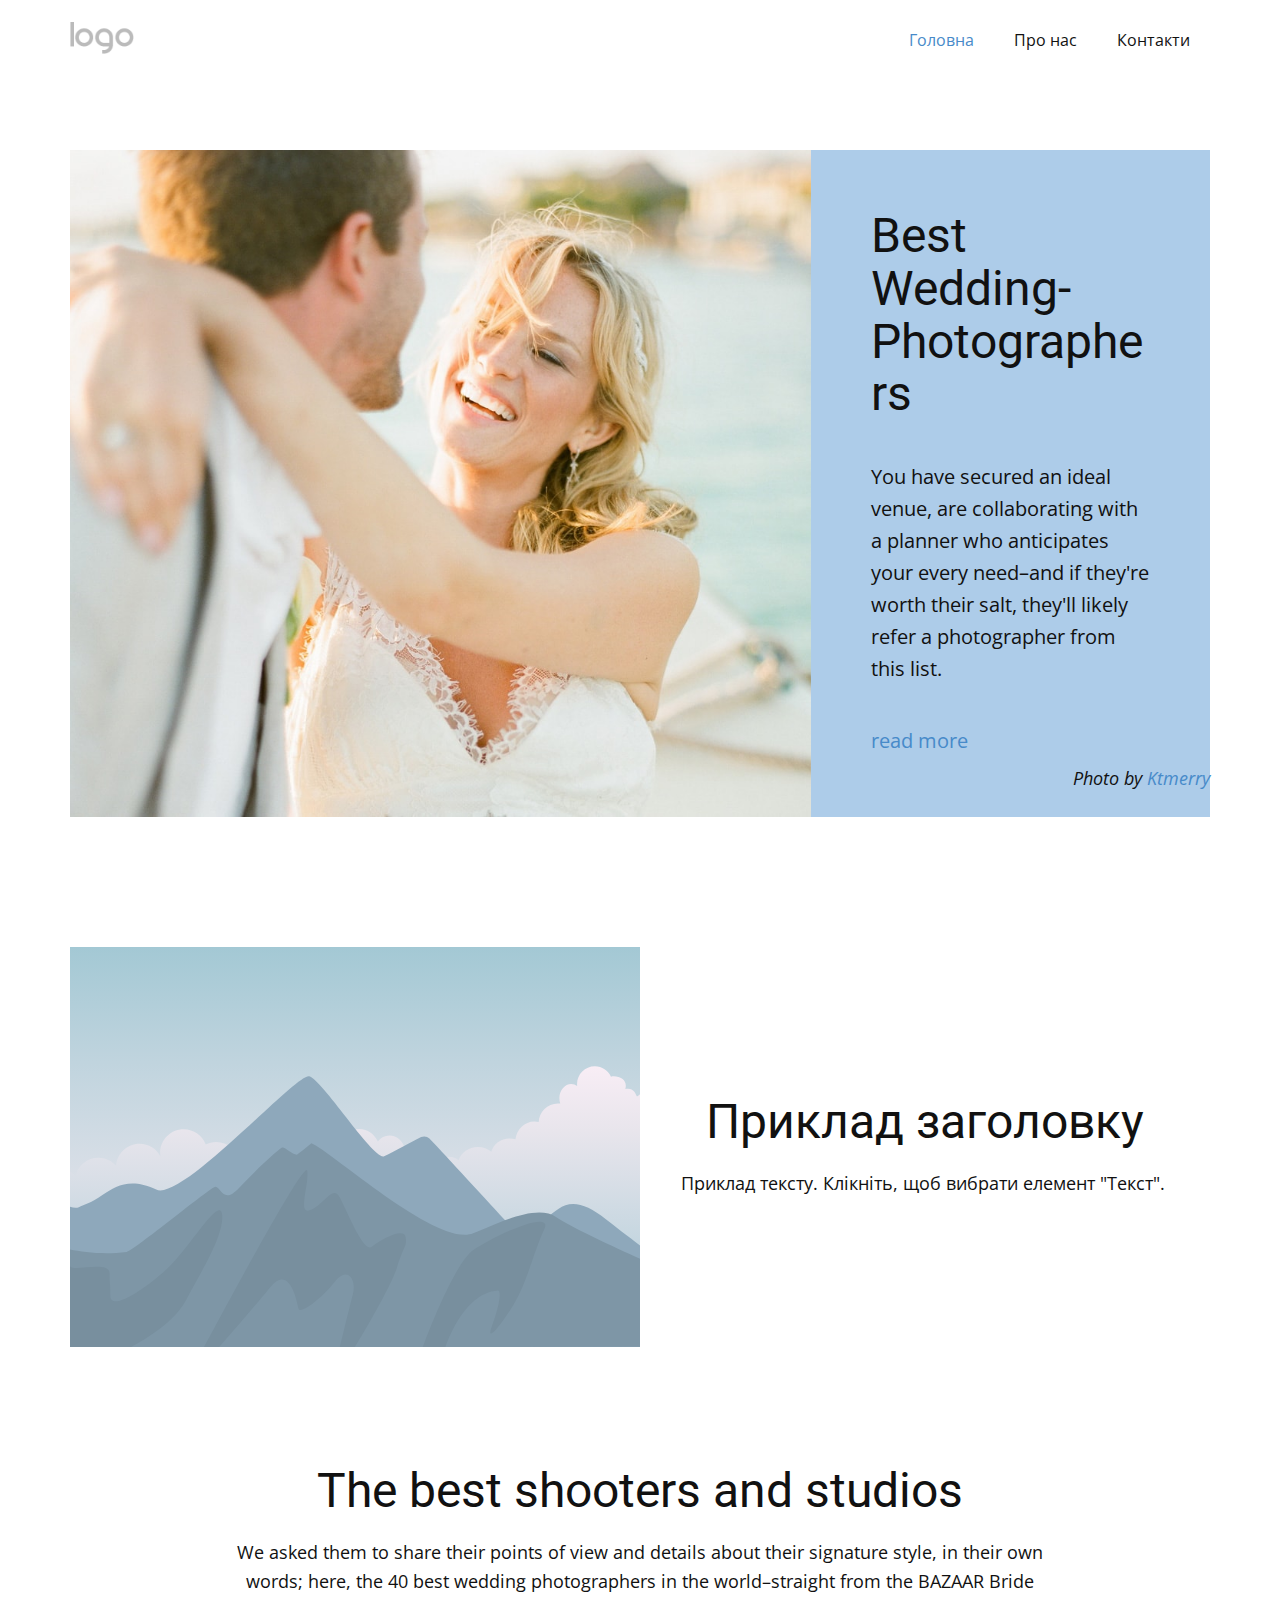
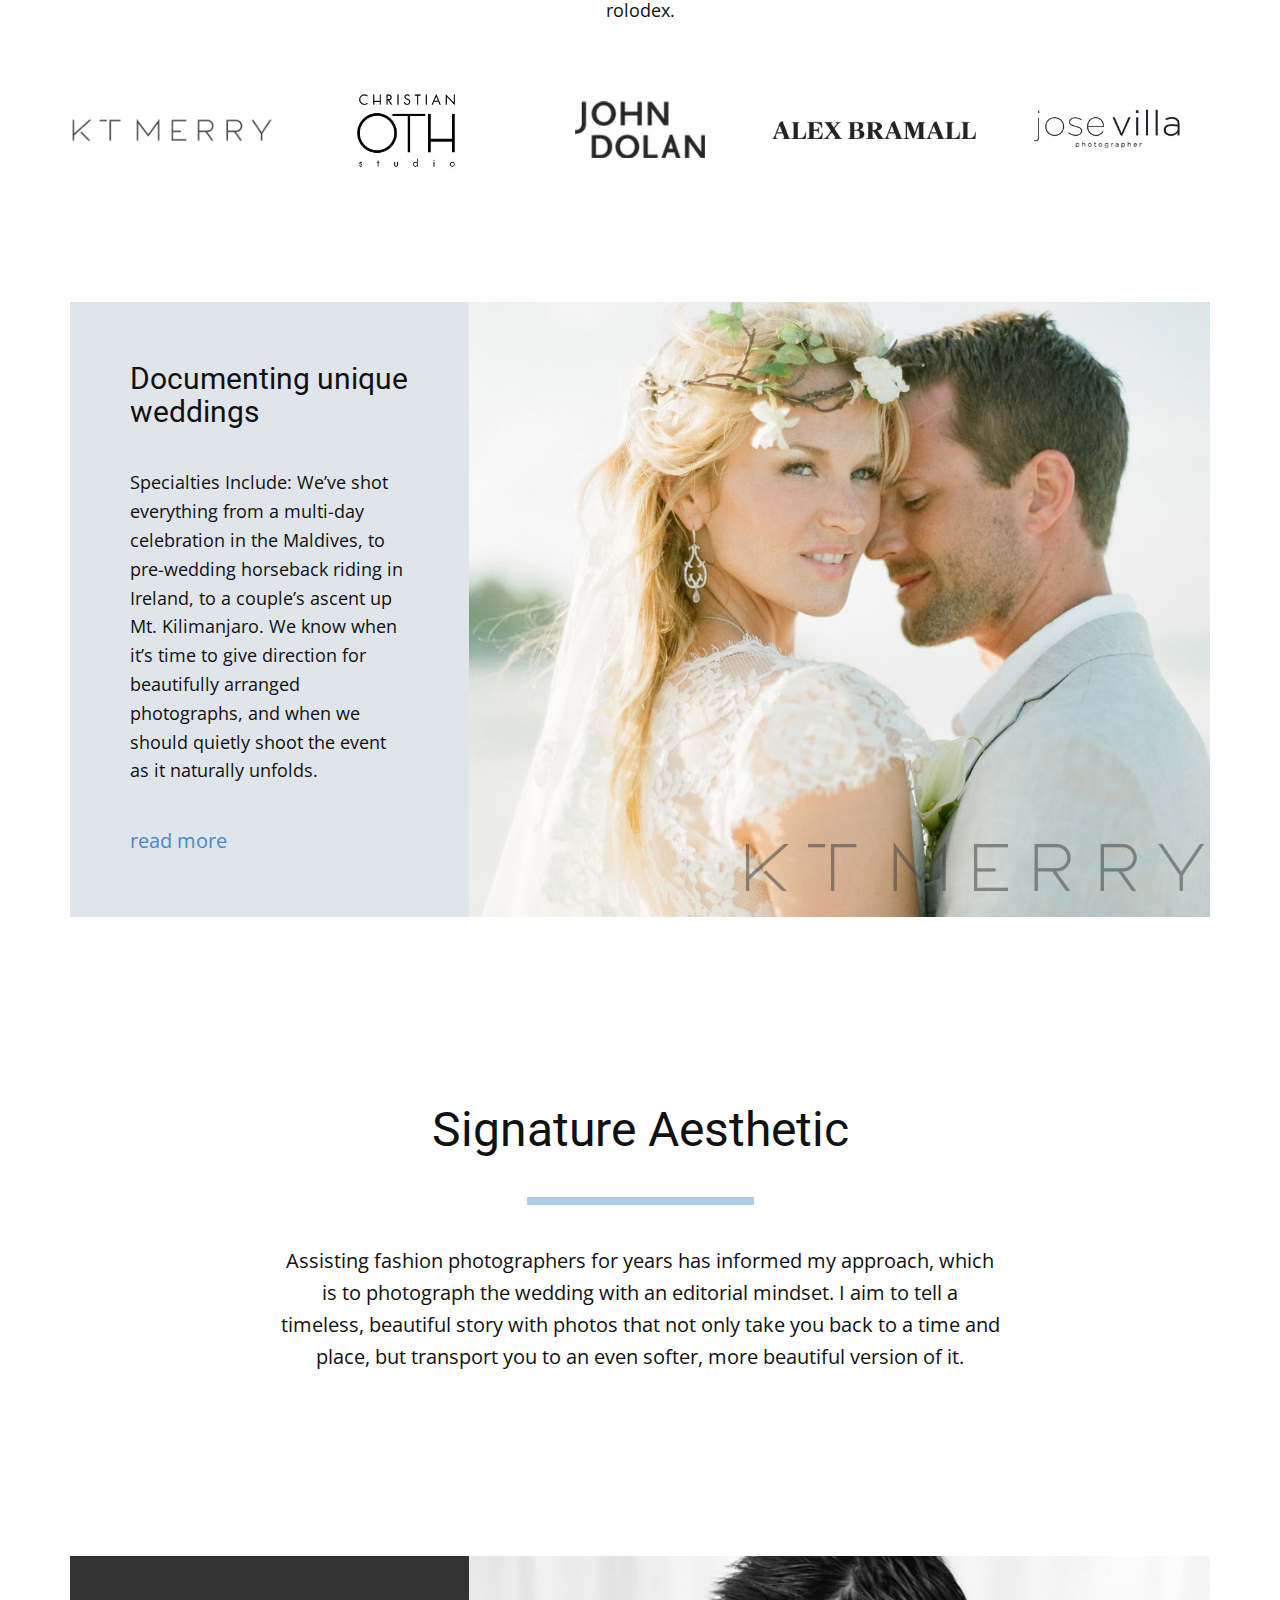
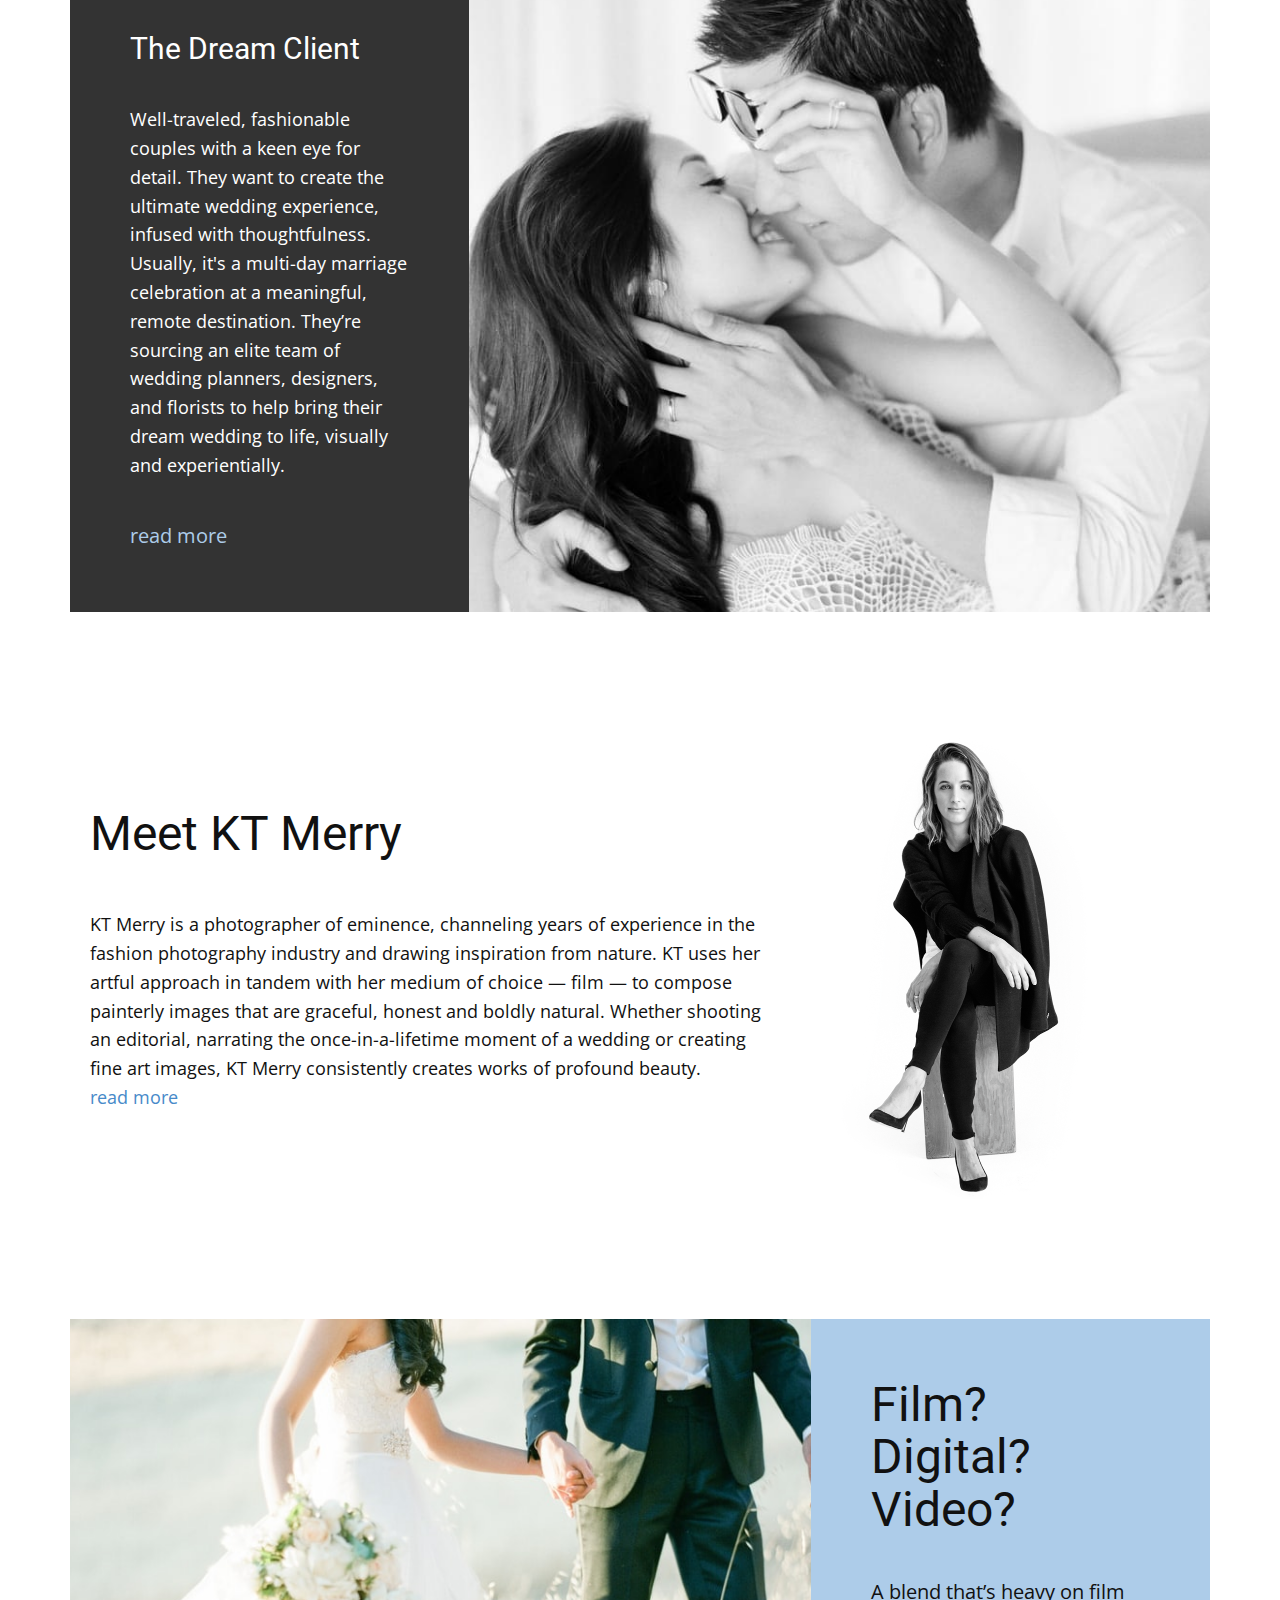
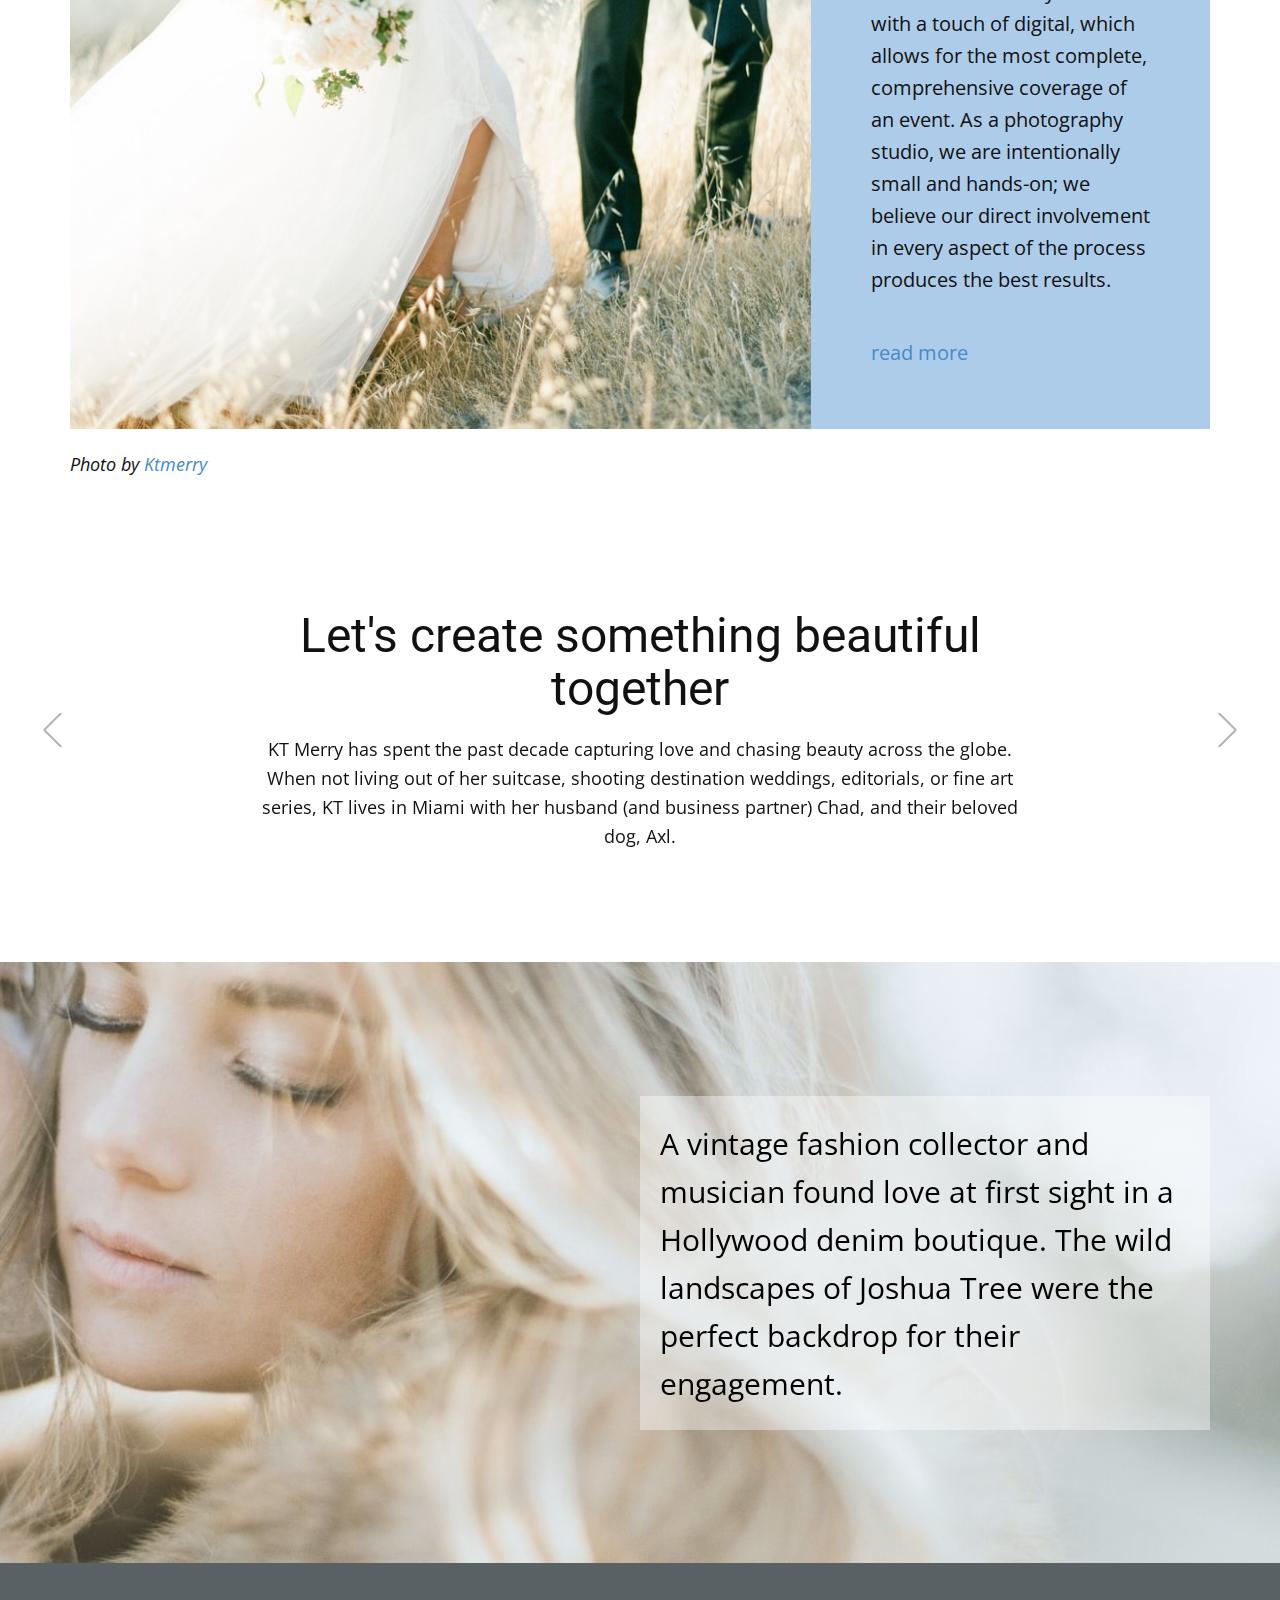
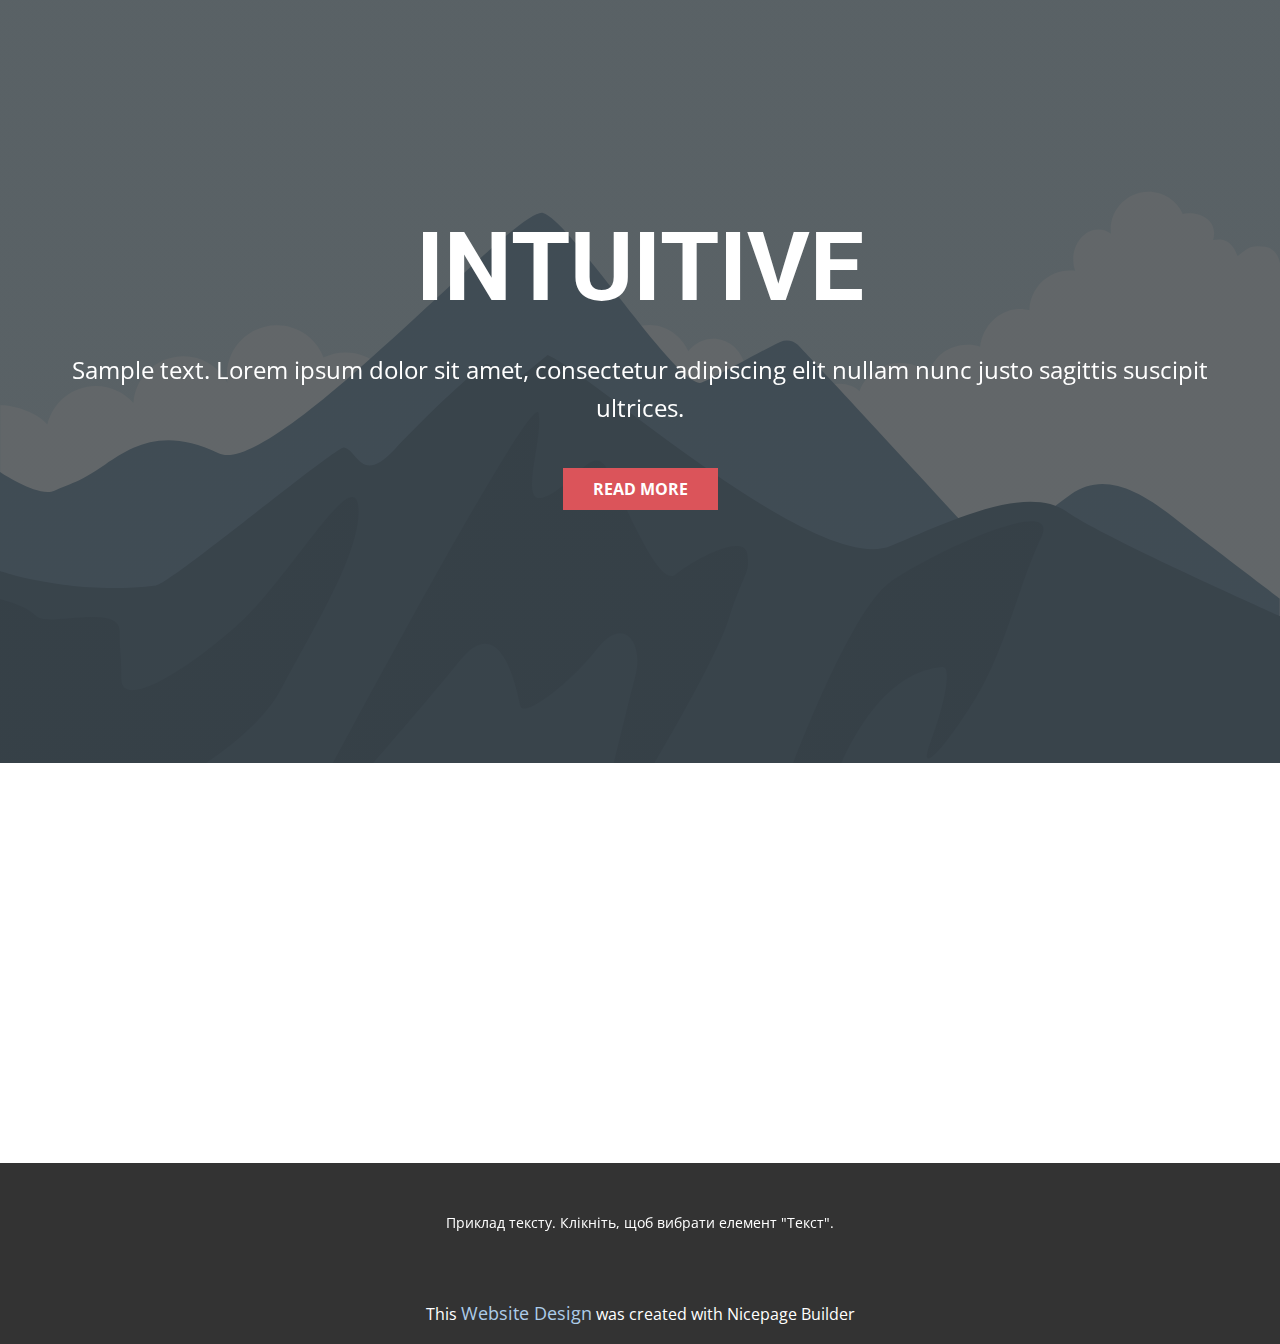
<file: index.html>
<!DOCTYPE html>
<html style="font-size: 16px;" lang="ua"><head>
    <meta name="viewport" content="width=device-width, initial-scale=1.0">
    <meta charset="utf-8">
    <meta name="keywords" content="Best Wedding-Photographers, The best shooters and studios, Documenting unique weddings, Signature Aesthetic, The Dream Client, Meet KT Merry, Film? Digital? Video?, Let&amp;apos;s create something beautiful together, Better Together, Weddings of Note, INTUITIVE">
    <meta name="description" content="">
    <title>Головна</title>
    <link rel="stylesheet" href="nicepage.css" media="screen">
<link rel="stylesheet" href="index.css" media="screen">
    <script class="u-script" type="text/javascript" src="jquery.js" defer=""></script>
    <script class="u-script" type="text/javascript" src="nicepage.js" defer=""></script>
    <meta name="generator" content="Nicepage 7.9.4, nicepage.com">
    
    
    
    
    
    
    
    
    
    
    
    
    
    
    <link id="u-theme-google-font" rel="stylesheet" href="https://fonts.googleapis.com/css?family=Roboto:100,100i,300,300i,400,400i,500,500i,700,700i,900,900i|Open+Sans:300,300i,400,400i,500,500i,600,600i,700,700i,800,800i">
    <script type="application/ld+json">{
		"@context": "http://schema.org",
		"@type": "Organization",
		"name": "",
		"logo": "images/default-logo.png"
}</script>
    <meta name="theme-color" content="#478ac9">
    <meta property="og:title" content="Головна">
    <meta property="og:type" content="website">
  <meta data-intl-tel-input-cdn-path="intlTelInput/"></head>
  <body data-home-page="Головна.html" data-home-page-title="Головна" data-path-to-root="./" data-include-products="false" class="u-body u-xl-mode" data-lang="ua"><header class="u-clearfix u-header u-header" id="header"><div class="u-clearfix u-sheet u-valign-middle u-sheet-1">
        <a href="#" class="u-image u-logo u-image-1">
          <img src="images/default-logo.png" class="u-logo-image u-logo-image-1">
        </a>
        <nav class="u-menu u-menu-one-level u-offcanvas u-menu-1" role="navigation" aria-label="Menu navigation">
          <div class="menu-collapse" style="font-size: 1rem; letter-spacing: 0px;">
            <a class="u-button-style u-custom-left-right-menu-spacing u-custom-padding-bottom u-custom-top-bottom-menu-spacing u-hamburger-link u-nav-link u-text-active-palette-1-base u-text-hover-palette-2-base" href="#" tabindex="-1" aria-label="Open menu" aria-controls="a680">
              <svg class="u-svg-link" viewBox="0 0 24 24"><use xlink:href="#menu-hamburger"></use></svg>
              <svg class="u-svg-content" version="1.1" id="menu-hamburger" viewBox="0 0 16 16" x="0px" y="0px" xmlns:xlink="http://www.w3.org/1999/xlink" xmlns="http://www.w3.org/2000/svg"><g><rect y="1" width="16" height="2"></rect><rect y="7" width="16" height="2"></rect><rect y="13" width="16" height="2"></rect>
</g></svg>
            </a>
          </div>
          <div class="u-nav-container">
            <ul class="u-nav u-unstyled u-nav-1" role="menubar"><li class="u-nav-item" role="none"><a class="u-button-style u-nav-link u-text-active-palette-1-base u-text-hover-palette-2-base" href="./" style="padding: 10px 20px;" role="menuitem">Головна</a>
</li><li class="u-nav-item" role="none"><a class="u-button-style u-nav-link u-text-active-palette-1-base u-text-hover-palette-2-base" href="Про-нас.html" style="padding: 10px 20px;" role="menuitem">Про нас</a>
</li><li class="u-nav-item" role="none"><a class="u-button-style u-nav-link u-text-active-palette-1-base u-text-hover-palette-2-base" href="Контакти.html" style="padding: 10px 20px;" role="menuitem">Контакти</a>
</li></ul>
          </div>
          <div class="u-nav-container-collapse" id="a680" role="region" aria-label="Menu panel">
            <div class="u-black u-container-style u-inner-container-layout u-opacity u-opacity-95 u-sidenav">
              <div class="u-inner-container-layout u-sidenav-overflow">
                <div class="u-menu-close" tabindex="-1" aria-label="Close menu"></div>
                <ul class="u-align-center u-nav u-popupmenu-items u-unstyled u-nav-2"><li class="u-nav-item"><a class="u-button-style u-nav-link" href="./">Головна</a>
</li><li class="u-nav-item"><a class="u-button-style u-nav-link" href="Про-нас.html">Про нас</a>
</li><li class="u-nav-item"><a class="u-button-style u-nav-link" href="Контакти.html">Контакти</a>
</li></ul>
              </div>
            </div>
            <div class="u-black u-menu-overlay u-opacity u-opacity-70"></div>
          </div>
        </nav>
      </div></header>
    <section class="u-clearfix u-section-1" id="sec-e549">
      <div class="u-clearfix u-sheet u-sheet-1">
        <div class="u-clearfix u-expanded-width u-gutter-0 u-layout-spacing-top u-layout-wrap u-layout-wrap-1">
          <div class="u-layout">
            <div class="u-layout-row">
              <div class="u-align-left u-container-align-left u-container-style u-image u-layout-cell u-left-cell u-size-39 u-image-1">
                <div class="u-container-layout" src=""></div>
              </div>
              <div class="u-align-left u-container-align-left u-container-style u-layout-cell u-palette-1-light-2 u-right-cell u-size-21 u-layout-cell-2">
                <div class="u-container-layout u-valign-middle u-container-layout-2">
                  <h2 class="u-text u-text-1">Best Wedding-Photographers</h2>
                  <p class="u-large-text u-text u-text-variant u-text-2">You have secured an ideal venue, are collaborating with a planner who anticipates your every need–and if they're worth their salt, they'll likely refer a photographer from this list. </p>
                  <a href="https://www.harpersbazaar.com/wedding/planning/g7155/best-wedding-photographers/" class="u-border-black u-link u-link-1" title="read more" target="_blank">read more</a>
                </div>
              </div>
            </div>
          </div>
        </div>
        <div class="u-align-right u-container-align-right u-container-style u-group u-group-1">
          <div class="u-container-layout u-container-layout-3">
            <p class="u-text u-text-3">Photo by <a href="https://www.ktmerry.com/portfolio/3288/amy-taylor" target="_blank">Ktmerry</a>
            </p>
          </div>
        </div>
      </div>
    </section>
    <section class="u-clearfix u-section-2" id="block-3">
      <div class="u-clearfix u-sheet u-sheet-1">
        <div class="data-layout-selected u-clearfix u-expanded-width u-layout-wrap u-layout-wrap-1">
          <div class="u-layout">
            <div class="u-layout-row">
              <div class="u-container-style u-image u-layout-cell u-size-30 u-image-1" data-image-width="400" data-image-height="265">
                <div class="u-container-layout u-container-layout-1"></div>
              </div>
              <div class="u-container-align-center u-container-style u-layout-cell u-size-30 u-layout-cell-2">
                <div class="u-container-layout u-valign-middle u-container-layout-2">
                  <h2 class="u-align-center u-text u-text-default u-text-1">Приклад заголовку</h2>
                  <p class="u-align-center u-text u-text-default u-text-2">Приклад тексту. Клікніть, щоб вибрати елемент "Текст".</p>
                </div>
              </div>
            </div>
          </div>
        </div>
      </div>
    </section>
    <section class="u-clearfix u-section-3" id="sec-9e66">
      <div class="u-clearfix u-sheet u-sheet-1">
        <div class="u-align-center-md u-align-center-sm u-align-center-xl u-align-center-xs u-container-style u-expanded-width-md u-expanded-width-sm u-expanded-width-xs u-group u-group-1">
          <div class="u-container-layout u-valign-middle u-container-layout-1">
            <h2 class="u-align-center-lg u-text u-text-1">The best shooters and studios</h2>
            <p class="u-align-center-lg u-expanded-width-lg u-text u-text-2">We asked them to share their points of view and details about their signature style, in their own words; here, the 40 best wedding photographers in the world–straight from the BAZAAR Bride rolodex.</p>
          </div>
        </div>
        <div class="u-clearfix u-expanded-width u-gutter-30 u-layout-wrap u-layout-wrap-1">
          <div class="u-gutter-0 u-layout">
            <div class="u-layout-row">
              <div class="u-align-center-sm u-align-center-xs u-align-left-lg u-align-left-md u-align-left-xl u-container-style u-expand-resize u-layout-cell u-left-cell u-size-12 u-size-60-md u-layout-cell-1">
                <div class="u-container-layout u-valign-middle-lg u-valign-middle-sm u-valign-middle-xl u-valign-middle-xs" src="">
                  <img class="u-expanded-width u-image u-image-contain u-image-1" src="images/77fa8dec15c4d11766efdfd6cd5fce9f.png" data-href="https://www.ktmerry.com/" data-target="_blank">
                </div>
              </div>
              <div class="u-align-center-sm u-align-center-xs u-align-left-lg u-align-left-md u-align-left-xl u-container-style u-layout-cell u-size-12 u-size-60-md u-layout-cell-2">
                <div class="u-container-layout u-valign-middle-sm u-valign-middle-xs" src="">
                  <img class="u-expanded-width u-image u-image-contain u-image-2" src="images/4e260d397448112c836987b5a7571345.jpeg" data-href="https://www.christianothstudio.com/" data-target="_blank">
                </div>
              </div>
              <div class="u-align-center-sm u-align-center-xs u-align-left-lg u-align-left-md u-align-left-xl u-container-style u-layout-cell u-size-12 u-size-60-md u-layout-cell-3">
                <div class="u-container-layout u-valign-middle-lg u-valign-middle-sm u-valign-middle-xl u-valign-middle-xs" src="">
                  <img class="u-expanded-width u-image u-image-contain u-image-3" src="images/629cf14ebb27e4e89106e9a960ff0093_150.jpeg" data-href="http://johndolan.com" data-target="_blank">
                </div>
              </div>
              <div class="u-align-center-sm u-align-center-xs u-align-left-lg u-align-left-md u-align-left-xl u-container-style u-layout-cell u-size-12 u-size-60-md u-layout-cell-4">
                <div class="u-container-layout u-valign-middle" src="">
                  <img class="u-expanded-width-lg u-expanded-width-md u-expanded-width-xl u-image u-image-contain u-image-4" src="images/c4215ccf03d39fce504d3286982be0ed.png" data-href="https://alexbramall.com/" data-target="_blank">
                </div>
              </div>
              <div class="u-align-center-sm u-align-center-xs u-align-left-lg u-align-left-md u-align-left-xl u-container-style u-layout-cell u-right-cell u-size-12 u-size-60-md u-layout-cell-5">
                <div class="u-container-layout u-valign-middle-lg u-valign-middle-sm u-valign-middle-xl u-valign-middle-xs" src="">
                  <img class="u-expanded-width u-image u-image-contain u-image-5" src="images/5e79d01ddf1029b66bffae25b2a8c70f.png" data-href="https://josevilla.com/santa-barbara-wedding-photography-home/" title="josevilla" data-target="_blank">
                </div>
              </div>
            </div>
          </div>
        </div>
      </div>
    </section>
    <section class="u-clearfix u-section-4" id="sec-5c3a">
      <div class="u-clearfix u-sheet u-sheet-1">
        <div class="u-clearfix u-expanded-width u-gutter-0 u-layout-spacing-top u-layout-wrap u-layout-wrap-1">
          <div class="u-layout">
            <div class="u-layout-row">
              <div class="u-align-left u-container-align-left u-container-style u-layout-cell u-left-cell u-palette-5-light-2 u-size-21 u-layout-cell-1">
                <div class="u-container-layout u-valign-middle u-container-layout-1">
                  <h2 class="u-text u-text-1">Documenting unique weddings</h2>
                  <p class="u-text u-text-2">Specialties Include: We’ve shot everything from a multi-day celebration in the Maldives, to pre-wedding horseback riding in Ireland, to a couple’s ascent up Mt. Kilimanjaro. We know when it’s time to give direction for
                                    beautifully arranged photographs, and when we should quietly shoot the event as it naturally unfolds. </p>
                  <a href="https://www.ktmerry.com/portfolio/Wedding" class="u-border-black u-link u-link-1" title="read more" target="_blank">read more</a>
                </div>
              </div>
              <div class="u-align-left u-container-align-left u-container-style u-image u-layout-cell u-right-cell u-size-39 u-image-1">
                <div class="u-container-layout" src="">
                  <img src="images/77fa8dec15c4d11766efdfd6cd5fce9f.png" alt="" class="u-image u-image-contain u-image-default u-opacity u-opacity-55 u-image-2" data-image-width="470" data-image-height="68">
                </div>
              </div>
            </div>
          </div>
        </div>
      </div>
    </section>
    <section class="u-clearfix u-section-5" id="sec-fdcf">
      <div class="u-clearfix u-sheet u-sheet-1">
        <div class="u-container-style u-expanded-width-lg u-expanded-width-md u-expanded-width-sm u-expanded-width-xs u-group u-group-1">
          <div class="u-container-layout u-valign-middle-xs u-container-layout-1">
            <h2 class="u-align-center u-text u-text-1">Signature Aesthetic</h2>
            <div class="u-border-8 u-border-palette-1-light-2 u-line u-line-horizontal u-line-1"></div>
            <p class="u-align-center u-text u-text-2">Assisting fashion photographers for years has informed my approach, which is to photograph the wedding with an editorial mindset. I aim to tell a timeless, beautiful story with photos that not only take you back to a time and place,
                        but transport you to an even softer, more beautiful version of it.</p>
          </div>
        </div>
      </div>
    </section>
    <section class="u-clearfix u-section-6" id="sec-d54e">
      <div class="u-clearfix u-sheet u-sheet-1">
        <div class="u-clearfix u-expanded-width u-gutter-0 u-layout-spacing-top u-layout-wrap u-layout-wrap-1">
          <div class="u-layout">
            <div class="u-layout-row">
              <div class="u-align-left u-container-align-left u-container-style u-grey-80 u-layout-cell u-left-cell u-size-21 u-layout-cell-1">
                <div class="u-container-layout u-container-layout-1">
                  <h2 class="u-text u-text-1">The Dream Client</h2>
                  <p class="u-text u-text-2">Well-traveled, fashionable couples with a keen eye for detail. They want to create the ultimate wedding experience, infused with thoughtfulness. Usually, it's a multi-day marriage celebration at a meaningful, remote destination.
                                    They’re sourcing an elite team of wedding planners, designers, and florists to help bring their dream wedding to life, visually and experientially. </p>
                  <a href="https://www.ktmerry.com/portfolio/Wedding" class="u-border-white u-link u-link-1" title="read more" target="_blank">read more</a>
                </div>
              </div>
              <div class="u-align-left u-container-align-left u-container-style u-image u-layout-cell u-right-cell u-size-39 u-image-1">
                <div class="u-container-layout" src=""></div>
              </div>
            </div>
          </div>
        </div>
      </div>
    </section>
    <section class="u-clearfix u-section-7" id="sec-7c64">
      <div class="u-clearfix u-sheet u-sheet-1">
        <div class="u-clearfix u-expanded-width u-layout-wrap u-layout-wrap-1">
          <div class="u-layout">
            <div class="u-layout-row">
              <div class="u-container-style u-layout-cell u-left-cell u-size-38 u-layout-cell-1">
                <div class="u-container-layout u-valign-middle-md u-valign-middle-xs u-container-layout-1">
                  <h2 class="u-text u-text-1">Meet KT Merry</h2>
                  <p class="u-text u-text-2">KT Merry is a photographer of eminence, channeling years of experience in the fashion photography industry and drawing inspiration from nature. KT uses her artful approach in tandem with her medium of choice — film — to
                                    compose painterly images that are graceful, honest and boldly natural. Whether shooting an editorial, narrating the once-in-a-lifetime moment of a wedding or creating fine art images, KT Merry consistently creates works
                                    of profound beauty.</p>
                  <a href="https://www.ktmerry.com/meet-kt" class="u-link u-link-1" title="read more" target="_blank">read more</a>
                </div>
              </div>
              <div class="u-container-style u-expand-resize u-layout-cell u-right-cell u-size-22 u-layout-cell-2">
                <div class="u-container-layout">
                  <img class="u-expanded-height-lg u-expanded-height-sm u-expanded-height-xl u-expanded-height-xs u-image u-image-contain u-image-1" src="images/03a9c32f23207475c434a0c00a03f3e0.png">
                </div>
              </div>
            </div>
          </div>
        </div>
      </div>
    </section>
    <section class="u-clearfix u-section-8" id="sec-1b85">
      <div class="u-clearfix u-sheet u-sheet-1">
        <div class="u-clearfix u-expanded-width u-gutter-0 u-layout-spacing-top u-layout-wrap u-layout-wrap-1">
          <div class="u-layout">
            <div class="u-layout-row">
              <div class="u-align-left u-container-align-left u-container-style u-image u-layout-cell u-left-cell u-size-39 u-image-1">
                <div class="u-container-layout" src=""></div>
              </div>
              <div class="u-align-left u-container-align-left u-container-style u-layout-cell u-palette-1-light-2 u-right-cell u-size-21 u-layout-cell-2">
                <div class="u-container-layout u-valign-middle u-container-layout-2">
                  <h2 class="u-text u-text-1">Film? Digital? Video?</h2>
                  <p class="u-large-text u-text u-text-variant u-text-2">A blend that’s heavy on film with a touch of digital, which allows for the most complete, comprehensive coverage of an event. As a photography studio, we are intentionally small and hands-on; we believe our direct involvement
                                    in every aspect of the process produces the best results. </p>
                  <a href="https://www.harpersbazaar.com/wedding/planning/g7155/best-wedding-photographers/" class="u-border-black u-link u-link-1" title="read more" target="_blank">read more</a>
                </div>
              </div>
            </div>
          </div>
        </div>
        <div class="u-align-left u-container-align-left u-container-style u-expanded-width-xs u-group u-group-1">
          <div class="u-container-layout u-valign-middle u-container-layout-3">
            <p class="u-text u-text-3">Photo by <a href="https://www.ktmerry.com/portfolio/Wedding" target="_blank">Ktmerry</a>
            </p>
          </div>
        </div>
      </div>
    </section>
    <section id="sec-272e" class="u-carousel u-slide u-block-d78b-1" data-u-ride="carousel" data-interval="5000">
      <ol class="u-absolute-hcenter u-carousel-indicators u-hidden u-block-d78b-2">
        <li data-u-target="#sec-272e" data-u-slide-to="0" class="u-active u-grey-30"></li>
        <li data-u-target="#sec-272e" class="u-grey-30" data-u-slide-to="1"></li>
        <li data-u-target="#sec-272e" class="u-grey-30" data-u-slide-to="2"></li>
      </ol>
      <div class="u-carousel-inner" role="listbox">
        <div class="u-active u-carousel-item u-clearfix u-section-9-1">
          <div class="u-clearfix u-sheet u-sheet-1">
            <div class="u-align-center u-container-align-center u-container-style u-expanded-width-lg u-expanded-width-md u-expanded-width-sm u-expanded-width-xs u-group u-group-1">
              <div class="u-container-layout u-valign-middle u-container-layout-1">
                <h2 class="u-text u-text-1">Let's create something beautiful together</h2>
                <p class="u-text u-text-2">KT Merry has spent the past decade capturing love and chasing beauty across the globe. When not living out of her suitcase, shooting destination weddings, editorials, or fine art series, KT lives in Miami with her husband (and
                                business partner) Chad, and their beloved dog, Axl.</p>
              </div>
            </div>
          </div>
        </div>
        <div class="u-carousel-item u-clearfix u-section-9-2">
          <div class="u-clearfix u-sheet u-sheet-1">
            <div class="u-align-center u-container-align-center u-container-style u-expanded-width-lg u-expanded-width-md u-expanded-width-sm u-expanded-width-xs u-group u-group-1">
              <div class="u-container-layout u-valign-middle u-container-layout-1">
                <h2 class="u-text u-text-1">Better Together</h2>
                <p class="u-text u-text-2">KT embarks on each of her projects with her confidant and husband, Chad. With a background in architecture, Chad contributes essential vision to the team. He second shoots throughout the day and captures the larger scene to
                                showcase the ambiance of your celebration.&nbsp;</p>
              </div>
            </div>
          </div>
        </div>
        <div class="u-carousel-item u-clearfix u-section-9-3">
          <div class="u-clearfix u-sheet u-sheet-1">
            <div class="u-align-center u-container-align-center u-container-style u-expanded-width-lg u-expanded-width-md u-expanded-width-sm u-expanded-width-xs u-group u-group-1">
              <div class="u-container-layout u-valign-middle u-container-layout-1">
                <h2 class="u-text u-text-1">Weddings of Note</h2>
                <p class="u-text u-text-2">Kate Upton and Justine Verlander, Chelsea Leonard and Conor Mara, VOGUE contributor Jo Rogers and Andrew Nichols, Maria Tucker and Mark Trefgarne, Alexis Hearst and Michael Howard, Ed Brown and Ashley Vickers and Kori Bero
                                and Parker Richey.</p>
              </div>
            </div>
          </div>
        </div>
      </div>
      <a class="u-absolute-vcenter u-carousel-control u-carousel-control-prev u-text-grey-30 u-block-d78b-3" href="#sec-272e" role="button" data-u-slide="prev"><span aria-hidden="true">
          <svg viewBox="0 0 477.175 477.175"><path d="M145.188,238.575l215.5-215.5c5.3-5.3,5.3-13.8,0-19.1s-13.8-5.3-19.1,0l-225.1,225.1c-5.3,5.3-5.3,13.8,0,19.1l225.1,225
                    c2.6,2.6,6.1,4,9.5,4s6.9-1.3,9.5-4c5.3-5.3,5.3-13.8,0-19.1L145.188,238.575z"></path></svg></span><span class="sr-only">Previous</span>
      </a>
      <a class="u-absolute-vcenter u-carousel-control u-carousel-control-next u-text-grey-30 u-block-d78b-4" href="#sec-272e" role="button" data-u-slide="next"><span aria-hidden="true">
          <svg viewBox="0 0 477.175 477.175"><path d="M360.731,229.075l-225.1-225.1c-5.3-5.3-13.8-5.3-19.1,0s-5.3,13.8,0,19.1l215.5,215.5l-215.5,215.5
                    c-5.3,5.3-5.3,13.8,0,19.1c2.6,2.6,6.1,4,9.5,4c3.4,0,6.9-1.3,9.5-4l225.1-225.1C365.931,242.875,365.931,234.275,360.731,229.075z"></path></svg></span><span class="sr-only">Next</span>
      </a>
    </section>
    <section class="u-clearfix u-image u-shading u-section-10" id="sec-db05" data-image-width="1600" data-image-height="587">
      <div class="u-clearfix u-sheet u-sheet-1">
        <div class="u-align-left-lg u-container-style u-group u-opacity u-opacity-40 u-white u-group-1">
          <div class="u-container-layout u-valign-middle-lg u-valign-middle-md u-valign-middle-xs u-container-layout-1">
            <p class="u-text u-text-black u-text-1">A vintage fashion collector and musician found love at first sight in a Hollywood denim boutique. The wild landscapes of Joshua Tree were the perfect backdrop for their engagement.</p>
          </div>
        </div>
      </div>
    </section>
    <section class="u-align-center u-clearfix u-container-align-center u-image u-shading u-section-11" id="block-2">
      <div class="u-clearfix u-sheet u-valign-middle u-sheet-1">
        <h1 class="u-align-center u-text u-text-default u-title u-text-1">INTUITIVE</h1>
        <p class="u-align-center u-large-text u-text u-text-default u-text-variant u-text-2">Sample text. Lorem ipsum dolor sit amet, consectetur adipiscing elit nullam nunc justo sagittis suscipit ultrices.</p>
        <a href="#" class="u-align-center u-btn u-button-style u-palette-2-base u-btn-1">Read More</a>
      </div>
    </section>
    <section class="u-clearfix u-section-12" id="block-1">
      <div class="u-clearfix u-sheet u-sheet-1"></div>
    </section>
    
    
    
    <footer class="u-align-center u-clearfix u-container-align-center u-footer u-grey-80 u-footer" id="footer"><div class="u-clearfix u-sheet u-sheet-1">
        <p class="u-small-text u-text u-text-variant u-text-1">Приклад тексту. Клікніть, щоб вибрати елемент "Текст".</p>
      </div></footer>
    <section class="u-backlink u-clearfix u-grey-80"> This <a href="https://nicepage.com/website-design">Website Design</a> was created with Nicepage Builder 
    </section>
  
</body></html>
</file>
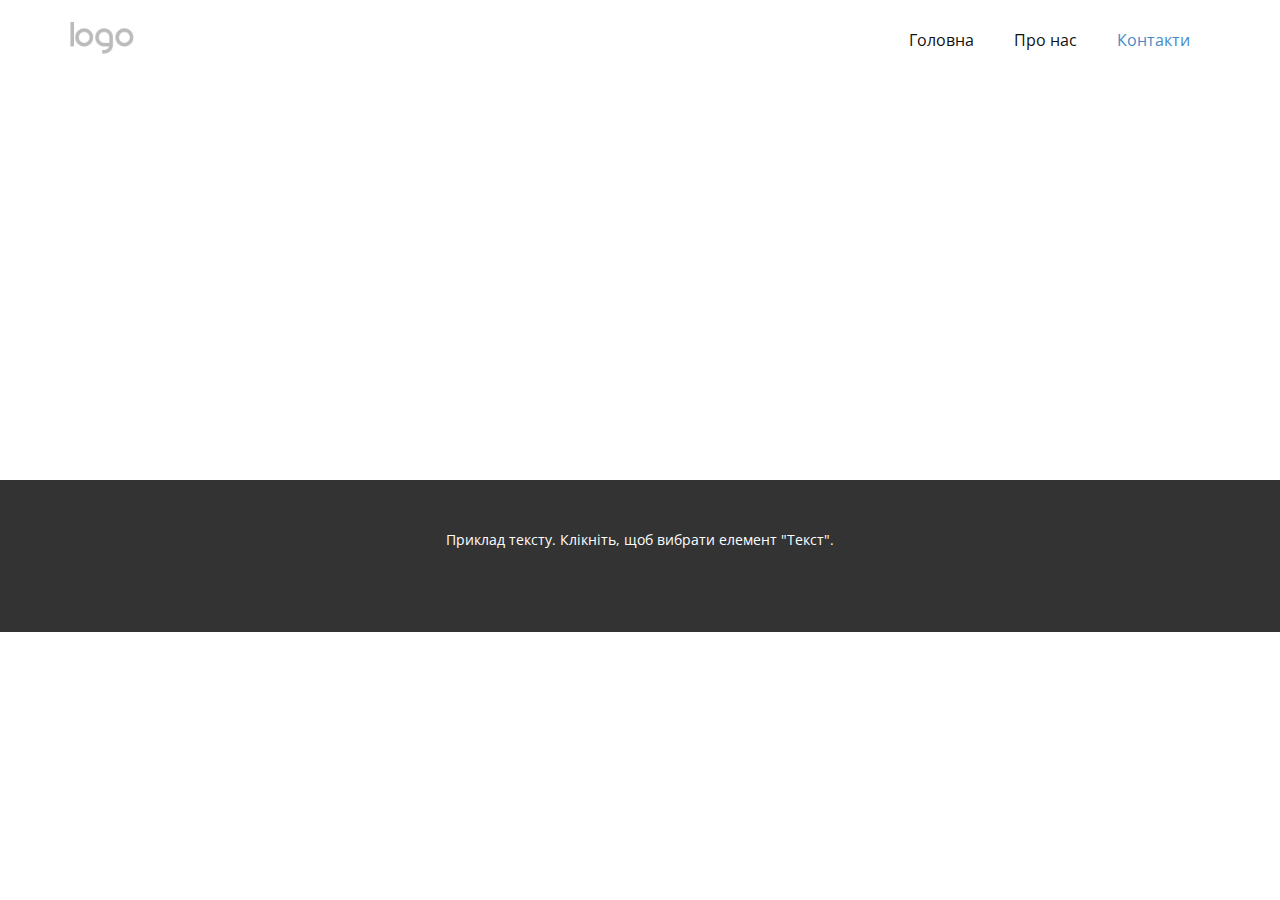
<file: Контакти.html>
<!DOCTYPE html>
<html style="font-size: 16px;" lang="ua"><head>
    <meta name="viewport" content="width=device-width, initial-scale=1.0">
    <meta charset="utf-8">
    <meta name="keywords" content="">
    <meta name="description" content="">
    <title>Контакти</title>
    <link rel="stylesheet" href="nicepage.css" media="screen">
<link rel="stylesheet" href="Контакти.css" media="screen">
    <script class="u-script" type="text/javascript" src="jquery.js" defer=""></script>
    <script class="u-script" type="text/javascript" src="nicepage.js" defer=""></script>
    <meta name="generator" content="Nicepage 7.9.4, nicepage.com">
    
    
    
    <link id="u-theme-google-font" rel="stylesheet" href="https://fonts.googleapis.com/css?family=Roboto:100,100i,300,300i,400,400i,500,500i,700,700i,900,900i|Open+Sans:300,300i,400,400i,500,500i,600,600i,700,700i,800,800i">
    <script type="application/ld+json">{
		"@context": "http://schema.org",
		"@type": "Organization",
		"name": "",
		"logo": "images/default-logo.png"
}</script>
    <meta name="theme-color" content="#478ac9">
    <meta property="og:title" content="Контакти">
    <meta property="og:type" content="website">
  <meta data-intl-tel-input-cdn-path="intlTelInput/"></head>
  <body data-path-to-root="./" data-include-products="false" class="u-body u-xl-mode" data-lang="ua"><header class="u-clearfix u-header u-header" id="header"><div class="u-clearfix u-sheet u-valign-middle u-sheet-1">
        <a href="#" class="u-image u-logo u-image-1">
          <img src="images/default-logo.png" class="u-logo-image u-logo-image-1">
        </a>
        <nav class="u-menu u-menu-one-level u-offcanvas u-menu-1" role="navigation" aria-label="Menu navigation">
          <div class="menu-collapse" style="font-size: 1rem; letter-spacing: 0px;">
            <a class="u-button-style u-custom-left-right-menu-spacing u-custom-padding-bottom u-custom-top-bottom-menu-spacing u-hamburger-link u-nav-link u-text-active-palette-1-base u-text-hover-palette-2-base" href="#" tabindex="-1" aria-label="Open menu" aria-controls="a680">
              <svg class="u-svg-link" viewBox="0 0 24 24"><use xlink:href="#menu-hamburger"></use></svg>
              <svg class="u-svg-content" version="1.1" id="menu-hamburger" viewBox="0 0 16 16" x="0px" y="0px" xmlns:xlink="http://www.w3.org/1999/xlink" xmlns="http://www.w3.org/2000/svg"><g><rect y="1" width="16" height="2"></rect><rect y="7" width="16" height="2"></rect><rect y="13" width="16" height="2"></rect>
</g></svg>
            </a>
          </div>
          <div class="u-nav-container">
            <ul class="u-nav u-unstyled u-nav-1" role="menubar"><li class="u-nav-item" role="none"><a class="u-button-style u-nav-link u-text-active-palette-1-base u-text-hover-palette-2-base" href="./" style="padding: 10px 20px;" role="menuitem">Головна</a>
</li><li class="u-nav-item" role="none"><a class="u-button-style u-nav-link u-text-active-palette-1-base u-text-hover-palette-2-base" href="Про-нас.html" style="padding: 10px 20px;" role="menuitem">Про нас</a>
</li><li class="u-nav-item" role="none"><a class="u-button-style u-nav-link u-text-active-palette-1-base u-text-hover-palette-2-base" href="Контакти.html" style="padding: 10px 20px;" role="menuitem">Контакти</a>
</li></ul>
          </div>
          <div class="u-nav-container-collapse" id="a680" role="region" aria-label="Menu panel">
            <div class="u-black u-container-style u-inner-container-layout u-opacity u-opacity-95 u-sidenav">
              <div class="u-inner-container-layout u-sidenav-overflow">
                <div class="u-menu-close" tabindex="-1" aria-label="Close menu"></div>
                <ul class="u-align-center u-nav u-popupmenu-items u-unstyled u-nav-2"><li class="u-nav-item"><a class="u-button-style u-nav-link" href="./">Головна</a>
</li><li class="u-nav-item"><a class="u-button-style u-nav-link" href="Про-нас.html">Про нас</a>
</li><li class="u-nav-item"><a class="u-button-style u-nav-link" href="Контакти.html">Контакти</a>
</li></ul>
              </div>
            </div>
            <div class="u-black u-menu-overlay u-opacity u-opacity-70"></div>
          </div>
        </nav>
      </div></header>
    <section class="u-clearfix u-section-1" id="block-1">
      <div class="u-clearfix u-sheet u-sheet-1"></div>
    </section>
    
    
    
    <footer class="u-align-center u-clearfix u-container-align-center u-footer u-grey-80 u-footer" id="footer"><div class="u-clearfix u-sheet u-sheet-1">
        <p class="u-small-text u-text u-text-variant u-text-1">Приклад тексту. Клікніть, щоб вибрати елемент "Текст".</p>
      </div></footer>
    <section class="u-backlink u-clearfix u-grey-80"></section>
  
</body></html>
</file>
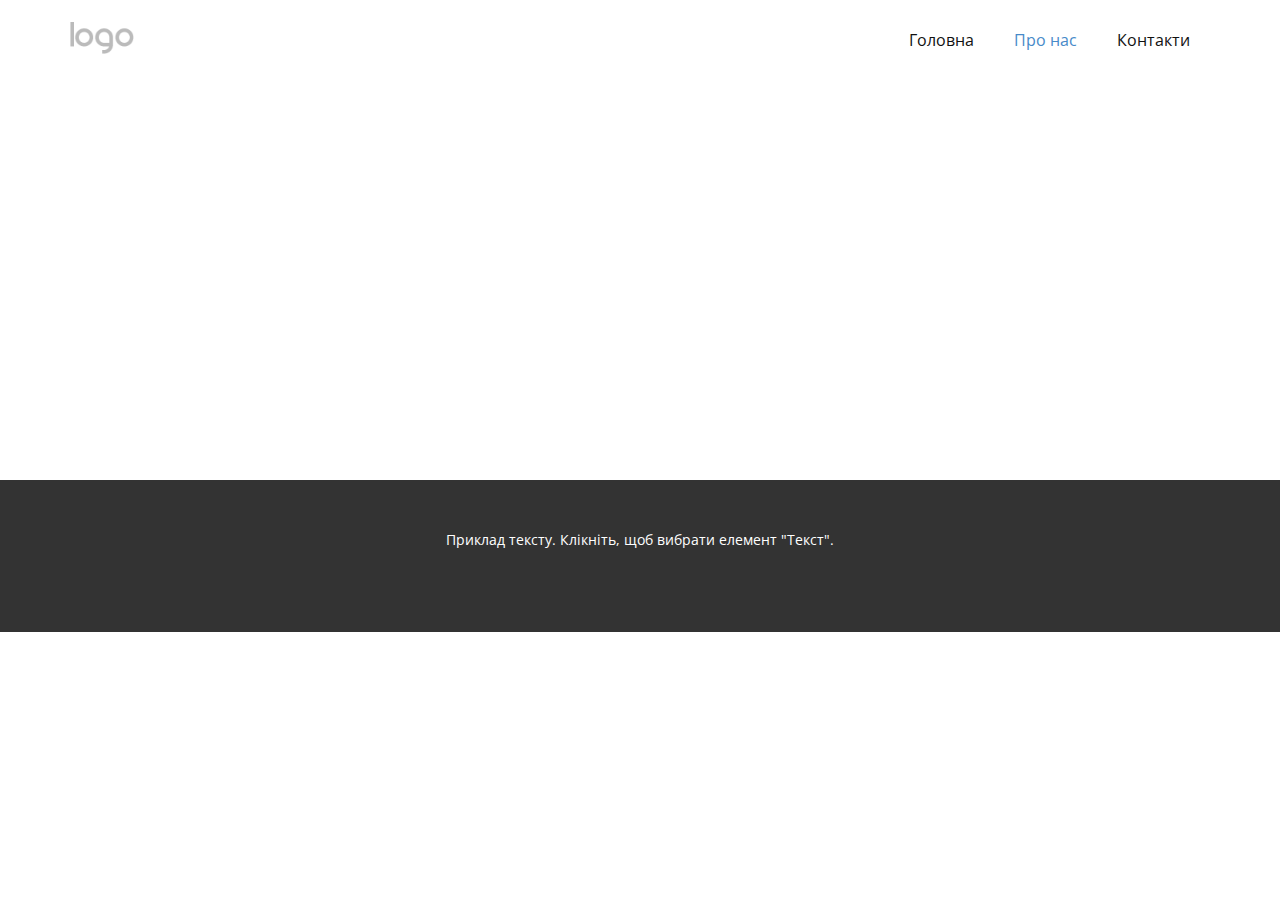
<file: Про-нас.html>
<!DOCTYPE html>
<html style="font-size: 16px;" lang="ua"><head>
    <meta name="viewport" content="width=device-width, initial-scale=1.0">
    <meta charset="utf-8">
    <meta name="keywords" content="">
    <meta name="description" content="">
    <title>Про нас</title>
    <link rel="stylesheet" href="nicepage.css" media="screen">
<link rel="stylesheet" href="Про-нас.css" media="screen">
    <script class="u-script" type="text/javascript" src="jquery.js" defer=""></script>
    <script class="u-script" type="text/javascript" src="nicepage.js" defer=""></script>
    <meta name="generator" content="Nicepage 7.9.4, nicepage.com">
    
    
    
    <link id="u-theme-google-font" rel="stylesheet" href="https://fonts.googleapis.com/css?family=Roboto:100,100i,300,300i,400,400i,500,500i,700,700i,900,900i|Open+Sans:300,300i,400,400i,500,500i,600,600i,700,700i,800,800i">
    <script type="application/ld+json">{
		"@context": "http://schema.org",
		"@type": "Organization",
		"name": "",
		"logo": "images/default-logo.png"
}</script>
    <meta name="theme-color" content="#478ac9">
    <meta property="og:title" content="Про нас">
    <meta property="og:type" content="website">
  <meta data-intl-tel-input-cdn-path="intlTelInput/"></head>
  <body data-path-to-root="./" data-include-products="false" class="u-body u-xl-mode" data-lang="ua"><header class="u-clearfix u-header u-header" id="header"><div class="u-clearfix u-sheet u-valign-middle u-sheet-1">
        <a href="#" class="u-image u-logo u-image-1">
          <img src="images/default-logo.png" class="u-logo-image u-logo-image-1">
        </a>
        <nav class="u-menu u-menu-one-level u-offcanvas u-menu-1" role="navigation" aria-label="Menu navigation">
          <div class="menu-collapse" style="font-size: 1rem; letter-spacing: 0px;">
            <a class="u-button-style u-custom-left-right-menu-spacing u-custom-padding-bottom u-custom-top-bottom-menu-spacing u-hamburger-link u-nav-link u-text-active-palette-1-base u-text-hover-palette-2-base" href="#" tabindex="-1" aria-label="Open menu" aria-controls="a680">
              <svg class="u-svg-link" viewBox="0 0 24 24"><use xlink:href="#menu-hamburger"></use></svg>
              <svg class="u-svg-content" version="1.1" id="menu-hamburger" viewBox="0 0 16 16" x="0px" y="0px" xmlns:xlink="http://www.w3.org/1999/xlink" xmlns="http://www.w3.org/2000/svg"><g><rect y="1" width="16" height="2"></rect><rect y="7" width="16" height="2"></rect><rect y="13" width="16" height="2"></rect>
</g></svg>
            </a>
          </div>
          <div class="u-nav-container">
            <ul class="u-nav u-unstyled u-nav-1" role="menubar"><li class="u-nav-item" role="none"><a class="u-button-style u-nav-link u-text-active-palette-1-base u-text-hover-palette-2-base" href="./" style="padding: 10px 20px;" role="menuitem">Головна</a>
</li><li class="u-nav-item" role="none"><a class="u-button-style u-nav-link u-text-active-palette-1-base u-text-hover-palette-2-base" href="Про-нас.html" style="padding: 10px 20px;" role="menuitem">Про нас</a>
</li><li class="u-nav-item" role="none"><a class="u-button-style u-nav-link u-text-active-palette-1-base u-text-hover-palette-2-base" href="Контакти.html" style="padding: 10px 20px;" role="menuitem">Контакти</a>
</li></ul>
          </div>
          <div class="u-nav-container-collapse" id="a680" role="region" aria-label="Menu panel">
            <div class="u-black u-container-style u-inner-container-layout u-opacity u-opacity-95 u-sidenav">
              <div class="u-inner-container-layout u-sidenav-overflow">
                <div class="u-menu-close" tabindex="-1" aria-label="Close menu"></div>
                <ul class="u-align-center u-nav u-popupmenu-items u-unstyled u-nav-2"><li class="u-nav-item"><a class="u-button-style u-nav-link" href="./">Головна</a>
</li><li class="u-nav-item"><a class="u-button-style u-nav-link" href="Про-нас.html">Про нас</a>
</li><li class="u-nav-item"><a class="u-button-style u-nav-link" href="Контакти.html">Контакти</a>
</li></ul>
              </div>
            </div>
            <div class="u-black u-menu-overlay u-opacity u-opacity-70"></div>
          </div>
        </nav>
      </div></header>
    <section class="u-clearfix u-section-1" id="block-1">
      <div class="u-clearfix u-sheet u-sheet-1"></div>
    </section>
    
    
    
    <footer class="u-align-center u-clearfix u-container-align-center u-footer u-grey-80 u-footer" id="footer"><div class="u-clearfix u-sheet u-sheet-1">
        <p class="u-small-text u-text u-text-variant u-text-1">Приклад тексту. Клікніть, щоб вибрати елемент "Текст".</p>
      </div></footer>
    <section class="u-backlink u-clearfix u-grey-80"></section>
  
</body></html>
</file>
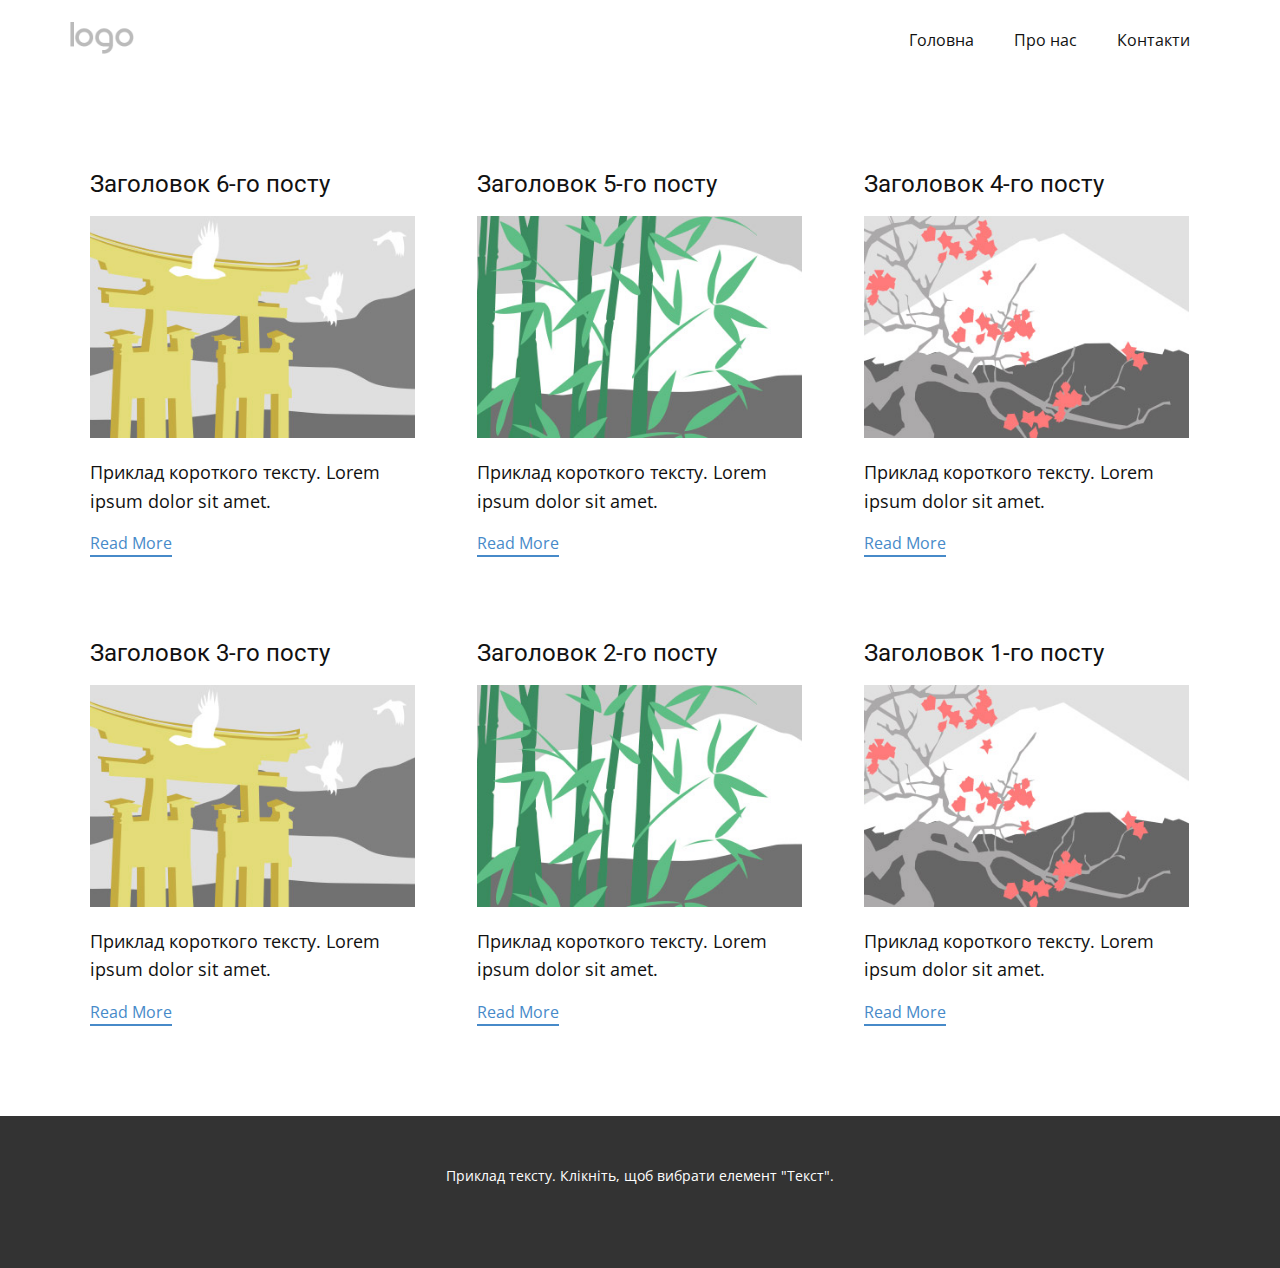
<file: blog/blog.html>
<!DOCTYPE html>
<html style="font-size: 16px;" lang="ua"><head>
    <meta name="viewport" content="width=device-width, initial-scale=1.0">
    <meta charset="utf-8">
    <meta name="keywords" content="">
    <meta name="description" content="">
    <title>Блог</title>
    <link rel="stylesheet" href="../nicepage.css" media="screen">
<link rel="stylesheet" href="../Blog-Template.css" media="screen">
    <script class="u-script" type="text/javascript" src="../jquery.js" defer=""></script>
    <script class="u-script" type="text/javascript" src="../nicepage.js" defer=""></script>
    <meta name="generator" content="Nicepage 7.9.4, nicepage.com">
    
    
    
    <link id="u-theme-google-font" rel="stylesheet" href="https://fonts.googleapis.com/css?family=Roboto:100,100i,300,300i,400,400i,500,500i,700,700i,900,900i|Open+Sans:300,300i,400,400i,500,500i,600,600i,700,700i,800,800i">
    <script type="application/ld+json">{
		"@context": "http://schema.org",
		"@type": "Organization",
		"name": "",
		"logo": "images/default-logo.png"
}</script>
    <meta name="theme-color" content="#478ac9">
  <meta data-intl-tel-input-cdn-path="intlTelInput/"></head>
  <body data-path-to-root="../" data-include-products="false" class="u-body u-xl-mode" data-lang="ua"><header class="u-clearfix u-header u-header" id="header"><div class="u-clearfix u-sheet u-valign-middle u-sheet-1">
        <a href="#" class="u-image u-logo u-image-1">
          <img src="../images/default-logo.png" class="u-logo-image u-logo-image-1">
        </a>
        <nav class="u-menu u-menu-one-level u-offcanvas u-menu-1" role="navigation" aria-label="Menu navigation">
          <div class="menu-collapse" style="font-size: 1rem; letter-spacing: 0px;">
            <a class="u-button-style u-custom-left-right-menu-spacing u-custom-padding-bottom u-custom-top-bottom-menu-spacing u-hamburger-link u-nav-link u-text-active-palette-1-base u-text-hover-palette-2-base" href="#" tabindex="-1" aria-label="Open menu" aria-controls="a680">
              <svg class="u-svg-link" viewBox="0 0 24 24"><use xlink:href="#menu-hamburger"></use></svg>
              <svg class="u-svg-content" version="1.1" id="menu-hamburger" viewBox="0 0 16 16" x="0px" y="0px" xmlns:xlink="http://www.w3.org/1999/xlink" xmlns="http://www.w3.org/2000/svg"><g><rect y="1" width="16" height="2"></rect><rect y="7" width="16" height="2"></rect><rect y="13" width="16" height="2"></rect>
</g></svg>
            </a>
          </div>
          <div class="u-nav-container">
            <ul class="u-nav u-unstyled u-nav-1" role="menubar"><li class="u-nav-item" role="none"><a class="u-button-style u-nav-link u-text-active-palette-1-base u-text-hover-palette-2-base" href="../" style="padding: 10px 20px;" role="menuitem">Головна</a>
</li><li class="u-nav-item" role="none"><a class="u-button-style u-nav-link u-text-active-palette-1-base u-text-hover-palette-2-base" href="../Про-нас.html" style="padding: 10px 20px;" role="menuitem">Про нас</a>
</li><li class="u-nav-item" role="none"><a class="u-button-style u-nav-link u-text-active-palette-1-base u-text-hover-palette-2-base" href="../Контакти.html" style="padding: 10px 20px;" role="menuitem">Контакти</a>
</li></ul>
          </div>
          <div class="u-nav-container-collapse" id="a680" role="region" aria-label="Menu panel">
            <div class="u-black u-container-style u-inner-container-layout u-opacity u-opacity-95 u-sidenav">
              <div class="u-inner-container-layout u-sidenav-overflow">
                <div class="u-menu-close" tabindex="-1" aria-label="Close menu"></div>
                <ul class="u-align-center u-nav u-popupmenu-items u-unstyled u-nav-2"><li class="u-nav-item"><a class="u-button-style u-nav-link" href="../">Головна</a>
</li><li class="u-nav-item"><a class="u-button-style u-nav-link" href="../Про-нас.html">Про нас</a>
</li><li class="u-nav-item"><a class="u-button-style u-nav-link" href="../Контакти.html">Контакти</a>
</li></ul>
              </div>
            </div>
            <div class="u-black u-menu-overlay u-opacity u-opacity-70"></div>
          </div>
        </nav>
      </div></header>
    <section class="u-clearfix u-section-1" id="block-1">
      <div class="u-clearfix u-sheet u-valign-middle u-sheet-1"><!--blog--><!--blog_options_json--><!--{"type":"Recent","source":"","tags":"","count":""}--><!--/blog_options_json-->
        <div class="u-blog u-expanded-width u-repeater u-repeater-1" data-blog-id="blog-1"><!--blog_post-->
          <div class="u-blog-post u-container-style u-repeater-item u-white u-repeater-item-1">
            <div class="u-container-layout u-similar-container u-valign-top u-container-layout-1"><!--blog_post_header-->
              <h4 class="u-blog-control u-text u-text-1">
                <a class="u-post-header-link" href="../blog/пост-5.html">Заголовок 6-го посту</a>
              </h4><!--/blog_post_header--><!--blog_post_image-->
              <img alt="" class="u-blog-control u-expanded-width u-image u-image-default u-image-1" src="../images/8ad73f3c.jpeg" data-href="../blog/пост-5.html"><!--/blog_post_image--><!--blog_post_content-->
              <div class="u-blog-control u-post-content u-text u-text-2 fr-view">Приклад короткого тексту. Lorem ipsum dolor sit amet.</div><!--/blog_post_content--><!--blog_post_readmore-->
              <a href="../blog/пост-5.html" class="u-blog-control u-border-2 u-border-palette-1-base u-btn u-btn-rectangle u-button-style u-none u-btn-1"><!--blog_post_readmore_content--><!--options_json--><!--{"content":"Read More","defaultValue":"Читати далі"}--><!--/options_json-->Read More<!--/blog_post_readmore_content--></a><!--/blog_post_readmore-->
            </div>
          </div><div class="u-blog-post u-container-style u-repeater-item u-video-cover u-white">
            <div class="u-container-layout u-similar-container u-valign-top u-container-layout-2"><!--blog_post_header-->
              <h4 class="u-blog-control u-text u-text-3">
                <a class="u-post-header-link" href="../blog/пост-4.html">Заголовок 5-го посту</a>
              </h4><!--/blog_post_header--><!--blog_post_image-->
              <img alt="" class="u-blog-control u-expanded-width u-image u-image-default u-image-2" src="../images/68f64b9d.jpeg" data-href="../blog/пост-4.html"><!--/blog_post_image--><!--blog_post_content-->
              <div class="u-blog-control u-post-content u-text u-text-4 fr-view">Приклад короткого тексту. Lorem ipsum dolor sit amet.</div><!--/blog_post_content--><!--blog_post_readmore-->
              <a href="../blog/пост-4.html" class="u-blog-control u-border-2 u-border-palette-1-base u-btn u-btn-rectangle u-button-style u-none u-btn-2"><!--blog_post_readmore_content--><!--options_json--><!--{"content":"Read More","defaultValue":"Читати далі"}--><!--/options_json-->Read More<!--/blog_post_readmore_content--></a><!--/blog_post_readmore-->
            </div>
          </div><div class="u-blog-post u-container-style u-repeater-item u-video-cover u-white">
            <div class="u-container-layout u-similar-container u-valign-top u-container-layout-3"><!--blog_post_header-->
              <h4 class="u-blog-control u-text u-text-5">
                <a class="u-post-header-link" href="../blog/пост-3.html">Заголовок 4-го посту</a>
              </h4><!--/blog_post_header--><!--blog_post_image-->
              <img alt="" class="u-blog-control u-expanded-width u-image u-image-default u-image-3" src="../images/0fd3416c.jpeg" data-href="../blog/пост-3.html"><!--/blog_post_image--><!--blog_post_content-->
              <div class="u-blog-control u-post-content u-text u-text-6 fr-view">Приклад короткого тексту. Lorem ipsum dolor sit amet.</div><!--/blog_post_content--><!--blog_post_readmore-->
              <a href="../blog/пост-3.html" class="u-blog-control u-border-2 u-border-palette-1-base u-btn u-btn-rectangle u-button-style u-none u-btn-3"><!--blog_post_readmore_content--><!--options_json--><!--{"content":"Read More","defaultValue":"Читати далі"}--><!--/options_json-->Read More<!--/blog_post_readmore_content--></a><!--/blog_post_readmore-->
            </div>
          </div><div class="u-blog-post u-container-style u-repeater-item u-white u-repeater-item-1">
            <div class="u-container-layout u-similar-container u-valign-top u-container-layout-1"><!--blog_post_header-->
              <h4 class="u-blog-control u-text u-text-1">
                <a class="u-post-header-link" href="../blog/пост-2.html">Заголовок 3-го посту</a>
              </h4><!--/blog_post_header--><!--blog_post_image-->
              <img alt="" class="u-blog-control u-expanded-width u-image u-image-default u-image-1" src="../images/8ad73f3c.jpeg" data-href="../blog/пост-2.html"><!--/blog_post_image--><!--blog_post_content-->
              <div class="u-blog-control u-post-content u-text u-text-2 fr-view">Приклад короткого тексту. Lorem ipsum dolor sit amet.</div><!--/blog_post_content--><!--blog_post_readmore-->
              <a href="../blog/пост-2.html" class="u-blog-control u-border-2 u-border-palette-1-base u-btn u-btn-rectangle u-button-style u-none u-btn-1"><!--blog_post_readmore_content--><!--options_json--><!--{"content":"Read More","defaultValue":"Читати далі"}--><!--/options_json-->Read More<!--/blog_post_readmore_content--></a><!--/blog_post_readmore-->
            </div>
          </div><div class="u-blog-post u-container-style u-repeater-item u-video-cover u-white">
            <div class="u-container-layout u-similar-container u-valign-top u-container-layout-2"><!--blog_post_header-->
              <h4 class="u-blog-control u-text u-text-3">
                <a class="u-post-header-link" href="../blog/пост-1.html">Заголовок 2-го посту</a>
              </h4><!--/blog_post_header--><!--blog_post_image-->
              <img alt="" class="u-blog-control u-expanded-width u-image u-image-default u-image-2" src="../images/68f64b9d.jpeg" data-href="../blog/пост-1.html"><!--/blog_post_image--><!--blog_post_content-->
              <div class="u-blog-control u-post-content u-text u-text-4 fr-view">Приклад короткого тексту. Lorem ipsum dolor sit amet.</div><!--/blog_post_content--><!--blog_post_readmore-->
              <a href="../blog/пост-1.html" class="u-blog-control u-border-2 u-border-palette-1-base u-btn u-btn-rectangle u-button-style u-none u-btn-2"><!--blog_post_readmore_content--><!--options_json--><!--{"content":"Read More","defaultValue":"Читати далі"}--><!--/options_json-->Read More<!--/blog_post_readmore_content--></a><!--/blog_post_readmore-->
            </div>
          </div><div class="u-blog-post u-container-style u-repeater-item u-video-cover u-white">
            <div class="u-container-layout u-similar-container u-valign-top u-container-layout-3"><!--blog_post_header-->
              <h4 class="u-blog-control u-text u-text-5">
                <a class="u-post-header-link" href="../blog/пост.html">Заголовок 1-го посту</a>
              </h4><!--/blog_post_header--><!--blog_post_image-->
              <img alt="" class="u-blog-control u-expanded-width u-image u-image-default u-image-3" src="../images/0fd3416c.jpeg" data-href="../blog/пост.html"><!--/blog_post_image--><!--blog_post_content-->
              <div class="u-blog-control u-post-content u-text u-text-6 fr-view">Приклад короткого тексту. Lorem ipsum dolor sit amet.</div><!--/blog_post_content--><!--blog_post_readmore-->
              <a href="../blog/пост.html" class="u-blog-control u-border-2 u-border-palette-1-base u-btn u-btn-rectangle u-button-style u-none u-btn-3"><!--blog_post_readmore_content--><!--options_json--><!--{"content":"Read More","defaultValue":"Читати далі"}--><!--/options_json-->Read More<!--/blog_post_readmore_content--></a><!--/blog_post_readmore-->
            </div>
          </div><!--/blog_post--><!--blog_post-->
          <!--/blog_post--><!--blog_post-->
          <!--/blog_post-->
        </div><!--/blog-->
      </div>
    </section>
    
    
    
    <footer class="u-align-center u-clearfix u-container-align-center u-footer u-grey-80 u-footer" id="footer"><div class="u-clearfix u-sheet u-sheet-1">
        <p class="u-small-text u-text u-text-variant u-text-1">Приклад тексту. Клікніть, щоб вибрати елемент "Текст".</p>
      </div></footer>
    <section class="u-backlink u-clearfix u-grey-80"></section>
  
</body></html>
</file>
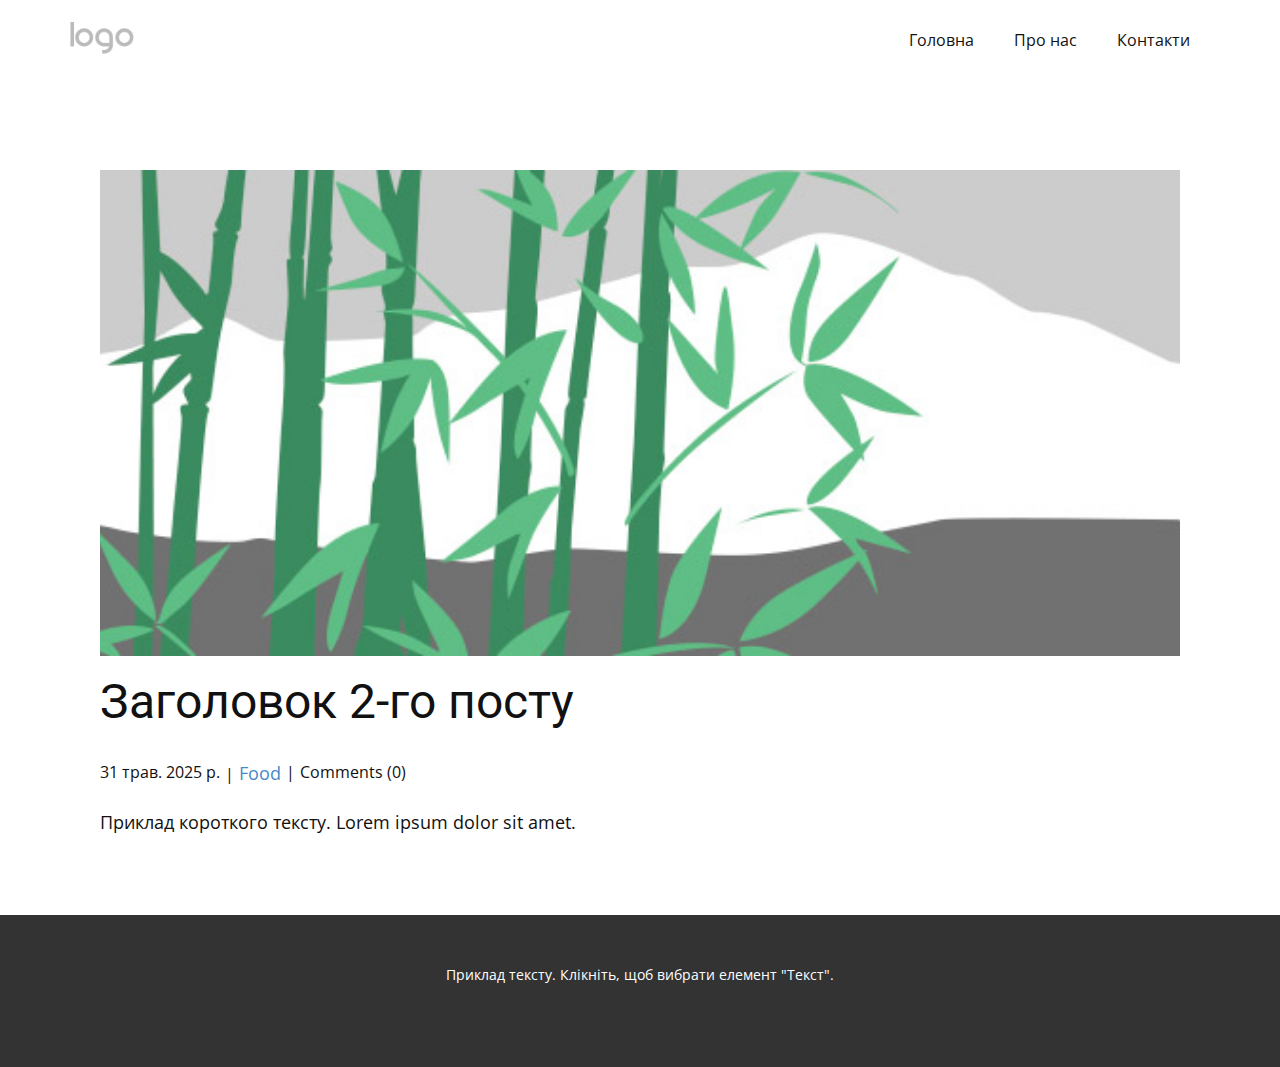
<file: blog/пост-1.html>
<!DOCTYPE html>
<html style="font-size: 16px;" lang="ua"><head>
    <meta name="viewport" content="width=device-width, initial-scale=1.0">
    <meta charset="utf-8">
    <meta name="keywords" content="Заголовок 1-го посту">
    <meta name="description" content="">
    <title>Заголовок 2-го посту</title>
    <link rel="stylesheet" href="../nicepage.css" media="screen">
<link rel="stylesheet" href="../Post-Template.css" media="screen">
    <script class="u-script" type="text/javascript" src="../jquery.js" defer=""></script>
    <script class="u-script" type="text/javascript" src="../nicepage.js" defer=""></script>
    <meta name="generator" content="Nicepage 7.9.4, nicepage.com">
    
    
    
    <link id="u-theme-google-font" rel="stylesheet" href="https://fonts.googleapis.com/css?family=Roboto:100,100i,300,300i,400,400i,500,500i,700,700i,900,900i|Open+Sans:300,300i,400,400i,500,500i,600,600i,700,700i,800,800i">
    <script type="application/ld+json">{
		"@context": "http://schema.org",
		"@type": "Organization",
		"name": "",
		"logo": "images/default-logo.png"
}</script>
    <meta name="theme-color" content="#478ac9">
  <meta data-intl-tel-input-cdn-path="intlTelInput/"></head>
  <body data-path-to-root="./" data-include-products="false" class="u-body u-xl-mode" data-lang="ua"><header class="u-clearfix u-header u-header" id="header"><div class="u-clearfix u-sheet u-valign-middle u-sheet-1">
        <a href="#" class="u-image u-logo u-image-1">
          <img src="../images/default-logo.png" class="u-logo-image u-logo-image-1">
        </a>
        <nav class="u-menu u-menu-one-level u-offcanvas u-menu-1" role="navigation" aria-label="Menu navigation">
          <div class="menu-collapse" style="font-size: 1rem; letter-spacing: 0px;">
            <a class="u-button-style u-custom-left-right-menu-spacing u-custom-padding-bottom u-custom-top-bottom-menu-spacing u-hamburger-link u-nav-link u-text-active-palette-1-base u-text-hover-palette-2-base" href="#" tabindex="-1" aria-label="Open menu" aria-controls="a680">
              <svg class="u-svg-link" viewBox="0 0 24 24"><use xlink:href="#menu-hamburger"></use></svg>
              <svg class="u-svg-content" version="1.1" id="menu-hamburger" viewBox="0 0 16 16" x="0px" y="0px" xmlns:xlink="http://www.w3.org/1999/xlink" xmlns="http://www.w3.org/2000/svg"><g><rect y="1" width="16" height="2"></rect><rect y="7" width="16" height="2"></rect><rect y="13" width="16" height="2"></rect>
</g></svg>
            </a>
          </div>
          <div class="u-nav-container">
            <ul class="u-nav u-unstyled u-nav-1" role="menubar"><li class="u-nav-item" role="none"><a class="u-button-style u-nav-link u-text-active-palette-1-base u-text-hover-palette-2-base" href="../" style="padding: 10px 20px;" role="menuitem">Головна</a>
</li><li class="u-nav-item" role="none"><a class="u-button-style u-nav-link u-text-active-palette-1-base u-text-hover-palette-2-base" href="../Про-нас.html" style="padding: 10px 20px;" role="menuitem">Про нас</a>
</li><li class="u-nav-item" role="none"><a class="u-button-style u-nav-link u-text-active-palette-1-base u-text-hover-palette-2-base" href="../Контакти.html" style="padding: 10px 20px;" role="menuitem">Контакти</a>
</li></ul>
          </div>
          <div class="u-nav-container-collapse" id="a680" role="region" aria-label="Menu panel">
            <div class="u-black u-container-style u-inner-container-layout u-opacity u-opacity-95 u-sidenav">
              <div class="u-inner-container-layout u-sidenav-overflow">
                <div class="u-menu-close" tabindex="-1" aria-label="Close menu"></div>
                <ul class="u-align-center u-nav u-popupmenu-items u-unstyled u-nav-2"><li class="u-nav-item"><a class="u-button-style u-nav-link" href="../">Головна</a>
</li><li class="u-nav-item"><a class="u-button-style u-nav-link" href="../Про-нас.html">Про нас</a>
</li><li class="u-nav-item"><a class="u-button-style u-nav-link" href="../Контакти.html">Контакти</a>
</li></ul>
              </div>
            </div>
            <div class="u-black u-menu-overlay u-opacity u-opacity-70"></div>
          </div>
        </nav>
      </div></header>
    <section class="u-align-center u-clearfix u-section-1" id="block-1">
      <div class="u-clearfix u-sheet u-valign-middle-md u-valign-middle-sm u-valign-middle-xs u-sheet-1"><!--post_details--><!--post_details_options_json--><!--{"source":""}--><!--/post_details_options_json--><!--blog_post-->
        <div class="u-container-style u-expanded-width u-post-details u-post-details-1">
          <div class="u-container-layout u-valign-middle u-container-layout-1"><!--blog_post_image-->
            <img alt="" class="u-blog-control u-expanded-width u-image u-image-default u-image-1" src="../images/68f64b9d.jpeg"><!--/blog_post_image--><!--blog_post_header-->
            <h2 class="u-blog-control u-text u-text-1">Заголовок 2-го посту</h2><!--/blog_post_header--><!--blog_post_metadata-->
            <div class="u-blog-control u-metadata u-metadata-1"><!--blog_post_metadata_date--><span class="u-meta-date u-meta-icon">31 трав. 2025 р.</span><!--/blog_post_metadata_date--><!--blog_post_metadata_category--><span class="u-meta-category u-meta-icon"><a href="../blog/blog.html#/blog-1///1">Food</a></span><!--/blog_post_metadata_category--><!--blog_post_metadata_comments--><span class="u-meta-comments u-meta-icon"><!--blog_post_metadata_comments_content-->Comments (0)<!--/blog_post_metadata_comments_content--></span><!--/blog_post_metadata_comments-->
            </div><!--/blog_post_metadata--><!--blog_post_content-->
            <div class="u-align-justify u-blog-control u-post-content u-text u-text-2 fr-view">
  <p>Приклад короткого тексту. Lorem ipsum dolor sit amet.</p>
  </div><!--/blog_post_content-->
          </div>
        </div><!--/blog_post--><!--/post_details-->
      </div>
    </section>
    
    
    
    <footer class="u-align-center u-clearfix u-container-align-center u-footer u-grey-80 u-footer" id="footer"><div class="u-clearfix u-sheet u-sheet-1">
        <p class="u-small-text u-text u-text-variant u-text-1">Приклад тексту. Клікніть, щоб вибрати елемент "Текст".</p>
      </div></footer>
    <section class="u-backlink u-clearfix u-grey-80"></section>
  
</body></html>
</file>
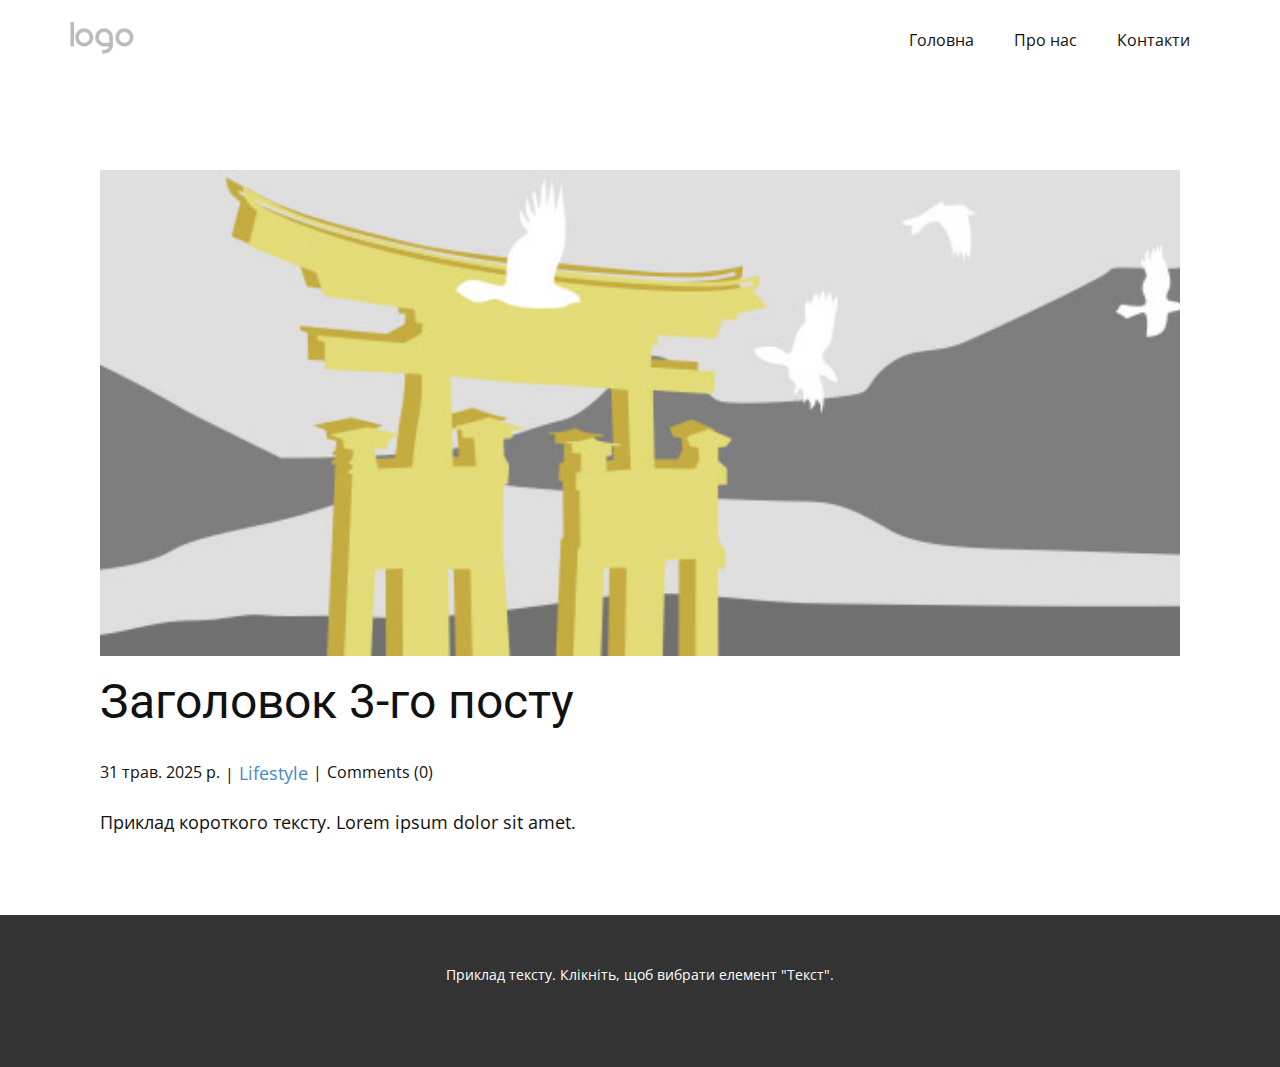
<file: blog/пост-2.html>
<!DOCTYPE html>
<html style="font-size: 16px;" lang="ua"><head>
    <meta name="viewport" content="width=device-width, initial-scale=1.0">
    <meta charset="utf-8">
    <meta name="keywords" content="Заголовок 1-го посту">
    <meta name="description" content="">
    <title>Заголовок 3-го посту</title>
    <link rel="stylesheet" href="../nicepage.css" media="screen">
<link rel="stylesheet" href="../Post-Template.css" media="screen">
    <script class="u-script" type="text/javascript" src="../jquery.js" defer=""></script>
    <script class="u-script" type="text/javascript" src="../nicepage.js" defer=""></script>
    <meta name="generator" content="Nicepage 7.9.4, nicepage.com">
    
    
    
    <link id="u-theme-google-font" rel="stylesheet" href="https://fonts.googleapis.com/css?family=Roboto:100,100i,300,300i,400,400i,500,500i,700,700i,900,900i|Open+Sans:300,300i,400,400i,500,500i,600,600i,700,700i,800,800i">
    <script type="application/ld+json">{
		"@context": "http://schema.org",
		"@type": "Organization",
		"name": "",
		"logo": "images/default-logo.png"
}</script>
    <meta name="theme-color" content="#478ac9">
  <meta data-intl-tel-input-cdn-path="intlTelInput/"></head>
  <body data-path-to-root="./" data-include-products="false" class="u-body u-xl-mode" data-lang="ua"><header class="u-clearfix u-header u-header" id="header"><div class="u-clearfix u-sheet u-valign-middle u-sheet-1">
        <a href="#" class="u-image u-logo u-image-1">
          <img src="../images/default-logo.png" class="u-logo-image u-logo-image-1">
        </a>
        <nav class="u-menu u-menu-one-level u-offcanvas u-menu-1" role="navigation" aria-label="Menu navigation">
          <div class="menu-collapse" style="font-size: 1rem; letter-spacing: 0px;">
            <a class="u-button-style u-custom-left-right-menu-spacing u-custom-padding-bottom u-custom-top-bottom-menu-spacing u-hamburger-link u-nav-link u-text-active-palette-1-base u-text-hover-palette-2-base" href="#" tabindex="-1" aria-label="Open menu" aria-controls="a680">
              <svg class="u-svg-link" viewBox="0 0 24 24"><use xlink:href="#menu-hamburger"></use></svg>
              <svg class="u-svg-content" version="1.1" id="menu-hamburger" viewBox="0 0 16 16" x="0px" y="0px" xmlns:xlink="http://www.w3.org/1999/xlink" xmlns="http://www.w3.org/2000/svg"><g><rect y="1" width="16" height="2"></rect><rect y="7" width="16" height="2"></rect><rect y="13" width="16" height="2"></rect>
</g></svg>
            </a>
          </div>
          <div class="u-nav-container">
            <ul class="u-nav u-unstyled u-nav-1" role="menubar"><li class="u-nav-item" role="none"><a class="u-button-style u-nav-link u-text-active-palette-1-base u-text-hover-palette-2-base" href="../" style="padding: 10px 20px;" role="menuitem">Головна</a>
</li><li class="u-nav-item" role="none"><a class="u-button-style u-nav-link u-text-active-palette-1-base u-text-hover-palette-2-base" href="../Про-нас.html" style="padding: 10px 20px;" role="menuitem">Про нас</a>
</li><li class="u-nav-item" role="none"><a class="u-button-style u-nav-link u-text-active-palette-1-base u-text-hover-palette-2-base" href="../Контакти.html" style="padding: 10px 20px;" role="menuitem">Контакти</a>
</li></ul>
          </div>
          <div class="u-nav-container-collapse" id="a680" role="region" aria-label="Menu panel">
            <div class="u-black u-container-style u-inner-container-layout u-opacity u-opacity-95 u-sidenav">
              <div class="u-inner-container-layout u-sidenav-overflow">
                <div class="u-menu-close" tabindex="-1" aria-label="Close menu"></div>
                <ul class="u-align-center u-nav u-popupmenu-items u-unstyled u-nav-2"><li class="u-nav-item"><a class="u-button-style u-nav-link" href="../">Головна</a>
</li><li class="u-nav-item"><a class="u-button-style u-nav-link" href="../Про-нас.html">Про нас</a>
</li><li class="u-nav-item"><a class="u-button-style u-nav-link" href="../Контакти.html">Контакти</a>
</li></ul>
              </div>
            </div>
            <div class="u-black u-menu-overlay u-opacity u-opacity-70"></div>
          </div>
        </nav>
      </div></header>
    <section class="u-align-center u-clearfix u-section-1" id="block-1">
      <div class="u-clearfix u-sheet u-valign-middle-md u-valign-middle-sm u-valign-middle-xs u-sheet-1"><!--post_details--><!--post_details_options_json--><!--{"source":""}--><!--/post_details_options_json--><!--blog_post-->
        <div class="u-container-style u-expanded-width u-post-details u-post-details-1">
          <div class="u-container-layout u-valign-middle u-container-layout-1"><!--blog_post_image-->
            <img alt="" class="u-blog-control u-expanded-width u-image u-image-default u-image-1" src="../images/8ad73f3c.jpeg"><!--/blog_post_image--><!--blog_post_header-->
            <h2 class="u-blog-control u-text u-text-1">Заголовок 3-го посту</h2><!--/blog_post_header--><!--blog_post_metadata-->
            <div class="u-blog-control u-metadata u-metadata-1"><!--blog_post_metadata_date--><span class="u-meta-date u-meta-icon">31 трав. 2025 р.</span><!--/blog_post_metadata_date--><!--blog_post_metadata_category--><span class="u-meta-category u-meta-icon"><a href="../blog/blog.html#/blog-1///3">Lifestyle</a></span><!--/blog_post_metadata_category--><!--blog_post_metadata_comments--><span class="u-meta-comments u-meta-icon"><!--blog_post_metadata_comments_content-->Comments (0)<!--/blog_post_metadata_comments_content--></span><!--/blog_post_metadata_comments-->
            </div><!--/blog_post_metadata--><!--blog_post_content-->
            <div class="u-align-justify u-blog-control u-post-content u-text u-text-2 fr-view">
  <p>Приклад короткого тексту. Lorem ipsum dolor sit amet.</p>
  </div><!--/blog_post_content-->
          </div>
        </div><!--/blog_post--><!--/post_details-->
      </div>
    </section>
    
    
    
    <footer class="u-align-center u-clearfix u-container-align-center u-footer u-grey-80 u-footer" id="footer"><div class="u-clearfix u-sheet u-sheet-1">
        <p class="u-small-text u-text u-text-variant u-text-1">Приклад тексту. Клікніть, щоб вибрати елемент "Текст".</p>
      </div></footer>
    <section class="u-backlink u-clearfix u-grey-80"></section>
  
</body></html>
</file>
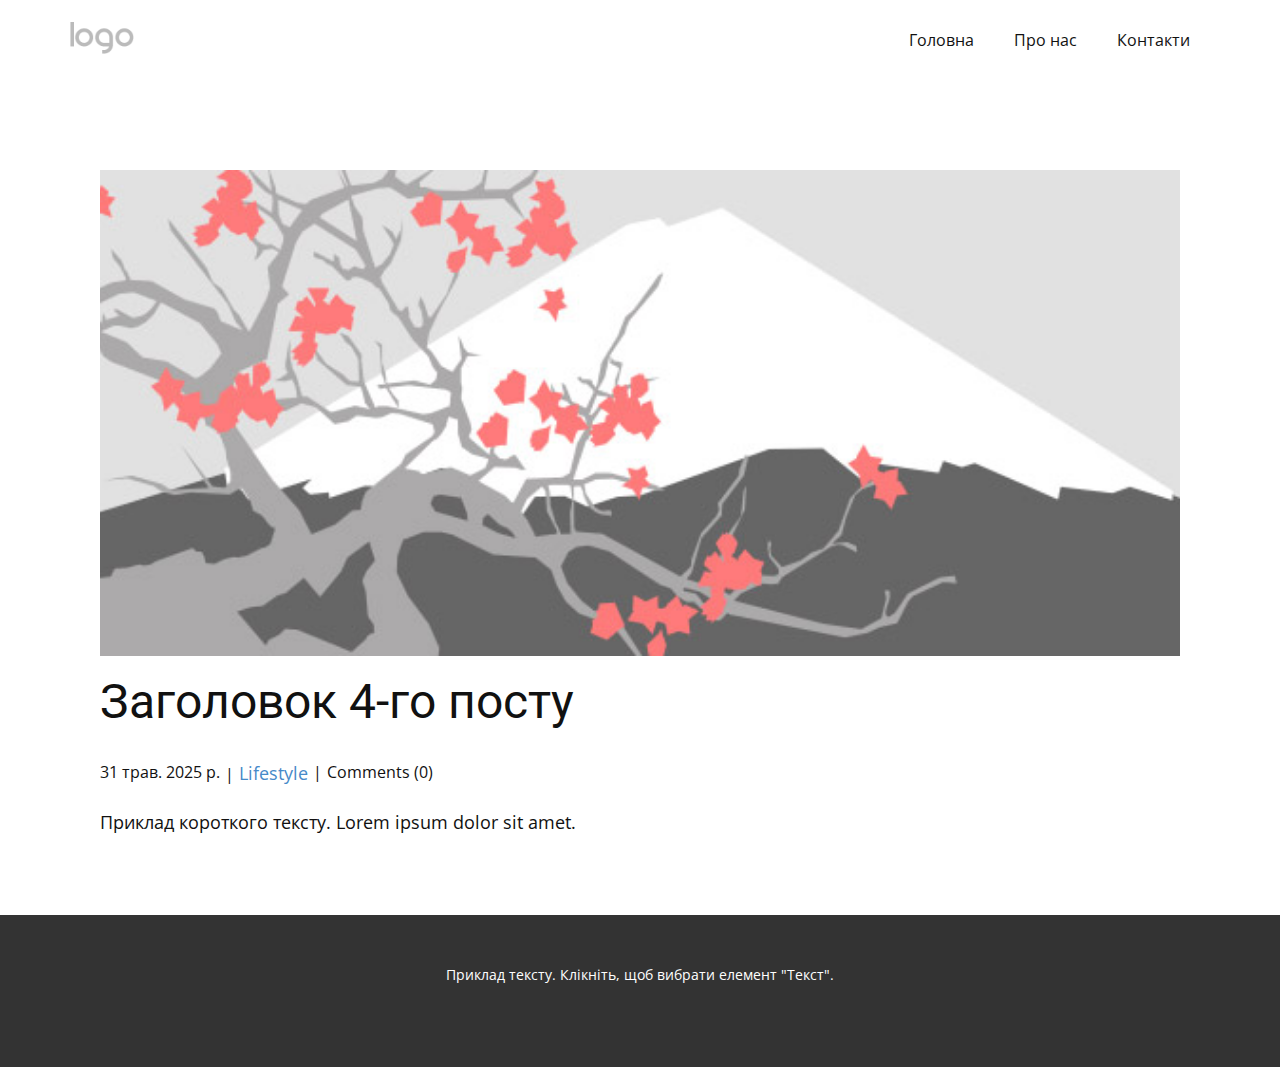
<file: blog/пост-3.html>
<!DOCTYPE html>
<html style="font-size: 16px;" lang="ua"><head>
    <meta name="viewport" content="width=device-width, initial-scale=1.0">
    <meta charset="utf-8">
    <meta name="keywords" content="Заголовок 1-го посту">
    <meta name="description" content="">
    <title>Заголовок 4-го посту</title>
    <link rel="stylesheet" href="../nicepage.css" media="screen">
<link rel="stylesheet" href="../Post-Template.css" media="screen">
    <script class="u-script" type="text/javascript" src="../jquery.js" defer=""></script>
    <script class="u-script" type="text/javascript" src="../nicepage.js" defer=""></script>
    <meta name="generator" content="Nicepage 7.9.4, nicepage.com">
    
    
    
    <link id="u-theme-google-font" rel="stylesheet" href="https://fonts.googleapis.com/css?family=Roboto:100,100i,300,300i,400,400i,500,500i,700,700i,900,900i|Open+Sans:300,300i,400,400i,500,500i,600,600i,700,700i,800,800i">
    <script type="application/ld+json">{
		"@context": "http://schema.org",
		"@type": "Organization",
		"name": "",
		"logo": "images/default-logo.png"
}</script>
    <meta name="theme-color" content="#478ac9">
  <meta data-intl-tel-input-cdn-path="intlTelInput/"></head>
  <body data-path-to-root="./" data-include-products="false" class="u-body u-xl-mode" data-lang="ua"><header class="u-clearfix u-header u-header" id="header"><div class="u-clearfix u-sheet u-valign-middle u-sheet-1">
        <a href="#" class="u-image u-logo u-image-1">
          <img src="../images/default-logo.png" class="u-logo-image u-logo-image-1">
        </a>
        <nav class="u-menu u-menu-one-level u-offcanvas u-menu-1" role="navigation" aria-label="Menu navigation">
          <div class="menu-collapse" style="font-size: 1rem; letter-spacing: 0px;">
            <a class="u-button-style u-custom-left-right-menu-spacing u-custom-padding-bottom u-custom-top-bottom-menu-spacing u-hamburger-link u-nav-link u-text-active-palette-1-base u-text-hover-palette-2-base" href="#" tabindex="-1" aria-label="Open menu" aria-controls="a680">
              <svg class="u-svg-link" viewBox="0 0 24 24"><use xlink:href="#menu-hamburger"></use></svg>
              <svg class="u-svg-content" version="1.1" id="menu-hamburger" viewBox="0 0 16 16" x="0px" y="0px" xmlns:xlink="http://www.w3.org/1999/xlink" xmlns="http://www.w3.org/2000/svg"><g><rect y="1" width="16" height="2"></rect><rect y="7" width="16" height="2"></rect><rect y="13" width="16" height="2"></rect>
</g></svg>
            </a>
          </div>
          <div class="u-nav-container">
            <ul class="u-nav u-unstyled u-nav-1" role="menubar"><li class="u-nav-item" role="none"><a class="u-button-style u-nav-link u-text-active-palette-1-base u-text-hover-palette-2-base" href="../" style="padding: 10px 20px;" role="menuitem">Головна</a>
</li><li class="u-nav-item" role="none"><a class="u-button-style u-nav-link u-text-active-palette-1-base u-text-hover-palette-2-base" href="../Про-нас.html" style="padding: 10px 20px;" role="menuitem">Про нас</a>
</li><li class="u-nav-item" role="none"><a class="u-button-style u-nav-link u-text-active-palette-1-base u-text-hover-palette-2-base" href="../Контакти.html" style="padding: 10px 20px;" role="menuitem">Контакти</a>
</li></ul>
          </div>
          <div class="u-nav-container-collapse" id="a680" role="region" aria-label="Menu panel">
            <div class="u-black u-container-style u-inner-container-layout u-opacity u-opacity-95 u-sidenav">
              <div class="u-inner-container-layout u-sidenav-overflow">
                <div class="u-menu-close" tabindex="-1" aria-label="Close menu"></div>
                <ul class="u-align-center u-nav u-popupmenu-items u-unstyled u-nav-2"><li class="u-nav-item"><a class="u-button-style u-nav-link" href="../">Головна</a>
</li><li class="u-nav-item"><a class="u-button-style u-nav-link" href="../Про-нас.html">Про нас</a>
</li><li class="u-nav-item"><a class="u-button-style u-nav-link" href="../Контакти.html">Контакти</a>
</li></ul>
              </div>
            </div>
            <div class="u-black u-menu-overlay u-opacity u-opacity-70"></div>
          </div>
        </nav>
      </div></header>
    <section class="u-align-center u-clearfix u-section-1" id="block-1">
      <div class="u-clearfix u-sheet u-valign-middle-md u-valign-middle-sm u-valign-middle-xs u-sheet-1"><!--post_details--><!--post_details_options_json--><!--{"source":""}--><!--/post_details_options_json--><!--blog_post-->
        <div class="u-container-style u-expanded-width u-post-details u-post-details-1">
          <div class="u-container-layout u-valign-middle u-container-layout-1"><!--blog_post_image-->
            <img alt="" class="u-blog-control u-expanded-width u-image u-image-default u-image-1" src="../images/0fd3416c.jpeg"><!--/blog_post_image--><!--blog_post_header-->
            <h2 class="u-blog-control u-text u-text-1">Заголовок 4-го посту</h2><!--/blog_post_header--><!--blog_post_metadata-->
            <div class="u-blog-control u-metadata u-metadata-1"><!--blog_post_metadata_date--><span class="u-meta-date u-meta-icon">31 трав. 2025 р.</span><!--/blog_post_metadata_date--><!--blog_post_metadata_category--><span class="u-meta-category u-meta-icon"><a href="../blog/blog.html#/blog-1///3">Lifestyle</a></span><!--/blog_post_metadata_category--><!--blog_post_metadata_comments--><span class="u-meta-comments u-meta-icon"><!--blog_post_metadata_comments_content-->Comments (0)<!--/blog_post_metadata_comments_content--></span><!--/blog_post_metadata_comments-->
            </div><!--/blog_post_metadata--><!--blog_post_content-->
            <div class="u-align-justify u-blog-control u-post-content u-text u-text-2 fr-view">
  <p>Приклад короткого тексту. Lorem ipsum dolor sit amet.</p>
  </div><!--/blog_post_content-->
          </div>
        </div><!--/blog_post--><!--/post_details-->
      </div>
    </section>
    
    
    
    <footer class="u-align-center u-clearfix u-container-align-center u-footer u-grey-80 u-footer" id="footer"><div class="u-clearfix u-sheet u-sheet-1">
        <p class="u-small-text u-text u-text-variant u-text-1">Приклад тексту. Клікніть, щоб вибрати елемент "Текст".</p>
      </div></footer>
    <section class="u-backlink u-clearfix u-grey-80"></section>
  
</body></html>
</file>
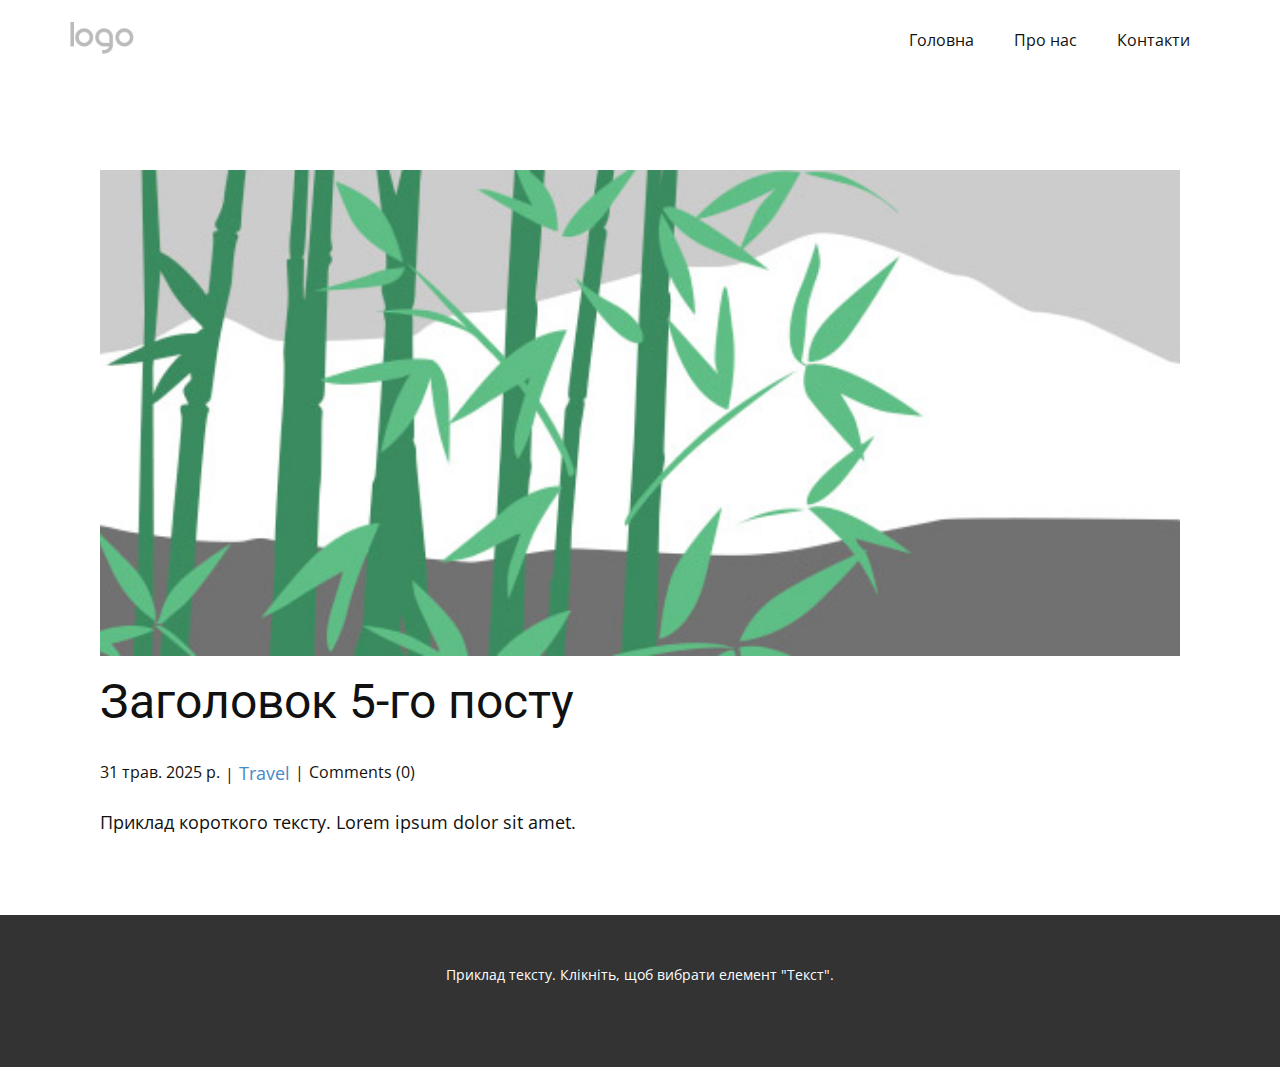
<file: blog/пост-4.html>
<!DOCTYPE html>
<html style="font-size: 16px;" lang="ua"><head>
    <meta name="viewport" content="width=device-width, initial-scale=1.0">
    <meta charset="utf-8">
    <meta name="keywords" content="Заголовок 1-го посту">
    <meta name="description" content="">
    <title>Заголовок 5-го посту</title>
    <link rel="stylesheet" href="../nicepage.css" media="screen">
<link rel="stylesheet" href="../Post-Template.css" media="screen">
    <script class="u-script" type="text/javascript" src="../jquery.js" defer=""></script>
    <script class="u-script" type="text/javascript" src="../nicepage.js" defer=""></script>
    <meta name="generator" content="Nicepage 7.9.4, nicepage.com">
    
    
    
    <link id="u-theme-google-font" rel="stylesheet" href="https://fonts.googleapis.com/css?family=Roboto:100,100i,300,300i,400,400i,500,500i,700,700i,900,900i|Open+Sans:300,300i,400,400i,500,500i,600,600i,700,700i,800,800i">
    <script type="application/ld+json">{
		"@context": "http://schema.org",
		"@type": "Organization",
		"name": "",
		"logo": "images/default-logo.png"
}</script>
    <meta name="theme-color" content="#478ac9">
  <meta data-intl-tel-input-cdn-path="intlTelInput/"></head>
  <body data-path-to-root="./" data-include-products="false" class="u-body u-xl-mode" data-lang="ua"><header class="u-clearfix u-header u-header" id="header"><div class="u-clearfix u-sheet u-valign-middle u-sheet-1">
        <a href="#" class="u-image u-logo u-image-1">
          <img src="../images/default-logo.png" class="u-logo-image u-logo-image-1">
        </a>
        <nav class="u-menu u-menu-one-level u-offcanvas u-menu-1" role="navigation" aria-label="Menu navigation">
          <div class="menu-collapse" style="font-size: 1rem; letter-spacing: 0px;">
            <a class="u-button-style u-custom-left-right-menu-spacing u-custom-padding-bottom u-custom-top-bottom-menu-spacing u-hamburger-link u-nav-link u-text-active-palette-1-base u-text-hover-palette-2-base" href="#" tabindex="-1" aria-label="Open menu" aria-controls="a680">
              <svg class="u-svg-link" viewBox="0 0 24 24"><use xlink:href="#menu-hamburger"></use></svg>
              <svg class="u-svg-content" version="1.1" id="menu-hamburger" viewBox="0 0 16 16" x="0px" y="0px" xmlns:xlink="http://www.w3.org/1999/xlink" xmlns="http://www.w3.org/2000/svg"><g><rect y="1" width="16" height="2"></rect><rect y="7" width="16" height="2"></rect><rect y="13" width="16" height="2"></rect>
</g></svg>
            </a>
          </div>
          <div class="u-nav-container">
            <ul class="u-nav u-unstyled u-nav-1" role="menubar"><li class="u-nav-item" role="none"><a class="u-button-style u-nav-link u-text-active-palette-1-base u-text-hover-palette-2-base" href="../" style="padding: 10px 20px;" role="menuitem">Головна</a>
</li><li class="u-nav-item" role="none"><a class="u-button-style u-nav-link u-text-active-palette-1-base u-text-hover-palette-2-base" href="../Про-нас.html" style="padding: 10px 20px;" role="menuitem">Про нас</a>
</li><li class="u-nav-item" role="none"><a class="u-button-style u-nav-link u-text-active-palette-1-base u-text-hover-palette-2-base" href="../Контакти.html" style="padding: 10px 20px;" role="menuitem">Контакти</a>
</li></ul>
          </div>
          <div class="u-nav-container-collapse" id="a680" role="region" aria-label="Menu panel">
            <div class="u-black u-container-style u-inner-container-layout u-opacity u-opacity-95 u-sidenav">
              <div class="u-inner-container-layout u-sidenav-overflow">
                <div class="u-menu-close" tabindex="-1" aria-label="Close menu"></div>
                <ul class="u-align-center u-nav u-popupmenu-items u-unstyled u-nav-2"><li class="u-nav-item"><a class="u-button-style u-nav-link" href="../">Головна</a>
</li><li class="u-nav-item"><a class="u-button-style u-nav-link" href="../Про-нас.html">Про нас</a>
</li><li class="u-nav-item"><a class="u-button-style u-nav-link" href="../Контакти.html">Контакти</a>
</li></ul>
              </div>
            </div>
            <div class="u-black u-menu-overlay u-opacity u-opacity-70"></div>
          </div>
        </nav>
      </div></header>
    <section class="u-align-center u-clearfix u-section-1" id="block-1">
      <div class="u-clearfix u-sheet u-valign-middle-md u-valign-middle-sm u-valign-middle-xs u-sheet-1"><!--post_details--><!--post_details_options_json--><!--{"source":""}--><!--/post_details_options_json--><!--blog_post-->
        <div class="u-container-style u-expanded-width u-post-details u-post-details-1">
          <div class="u-container-layout u-valign-middle u-container-layout-1"><!--blog_post_image-->
            <img alt="" class="u-blog-control u-expanded-width u-image u-image-default u-image-1" src="../images/68f64b9d.jpeg"><!--/blog_post_image--><!--blog_post_header-->
            <h2 class="u-blog-control u-text u-text-1">Заголовок 5-го посту</h2><!--/blog_post_header--><!--blog_post_metadata-->
            <div class="u-blog-control u-metadata u-metadata-1"><!--blog_post_metadata_date--><span class="u-meta-date u-meta-icon">31 трав. 2025 р.</span><!--/blog_post_metadata_date--><!--blog_post_metadata_category--><span class="u-meta-category u-meta-icon"><a href="../blog/blog.html#/blog-1///2">Travel</a></span><!--/blog_post_metadata_category--><!--blog_post_metadata_comments--><span class="u-meta-comments u-meta-icon"><!--blog_post_metadata_comments_content-->Comments (0)<!--/blog_post_metadata_comments_content--></span><!--/blog_post_metadata_comments-->
            </div><!--/blog_post_metadata--><!--blog_post_content-->
            <div class="u-align-justify u-blog-control u-post-content u-text u-text-2 fr-view">
  <p>Приклад короткого тексту. Lorem ipsum dolor sit amet.</p>
  </div><!--/blog_post_content-->
          </div>
        </div><!--/blog_post--><!--/post_details-->
      </div>
    </section>
    
    
    
    <footer class="u-align-center u-clearfix u-container-align-center u-footer u-grey-80 u-footer" id="footer"><div class="u-clearfix u-sheet u-sheet-1">
        <p class="u-small-text u-text u-text-variant u-text-1">Приклад тексту. Клікніть, щоб вибрати елемент "Текст".</p>
      </div></footer>
    <section class="u-backlink u-clearfix u-grey-80"></section>
  
</body></html>
</file>
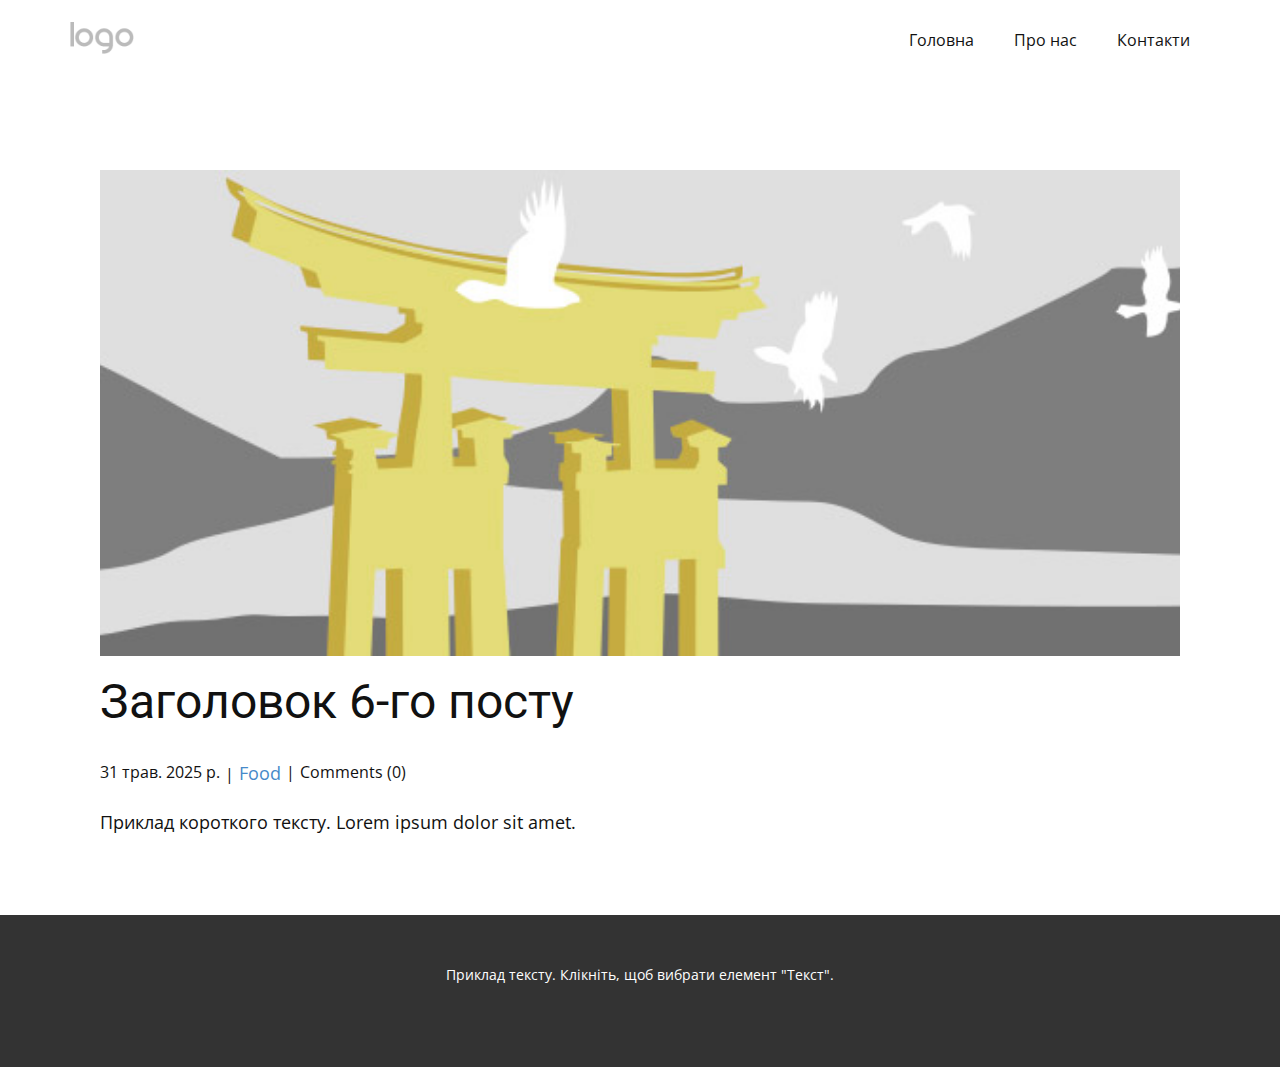
<file: blog/пост-5.html>
<!DOCTYPE html>
<html style="font-size: 16px;" lang="ua"><head>
    <meta name="viewport" content="width=device-width, initial-scale=1.0">
    <meta charset="utf-8">
    <meta name="keywords" content="Заголовок 1-го посту">
    <meta name="description" content="">
    <title>Заголовок 6-го посту</title>
    <link rel="stylesheet" href="../nicepage.css" media="screen">
<link rel="stylesheet" href="../Post-Template.css" media="screen">
    <script class="u-script" type="text/javascript" src="../jquery.js" defer=""></script>
    <script class="u-script" type="text/javascript" src="../nicepage.js" defer=""></script>
    <meta name="generator" content="Nicepage 7.9.4, nicepage.com">
    
    
    
    <link id="u-theme-google-font" rel="stylesheet" href="https://fonts.googleapis.com/css?family=Roboto:100,100i,300,300i,400,400i,500,500i,700,700i,900,900i|Open+Sans:300,300i,400,400i,500,500i,600,600i,700,700i,800,800i">
    <script type="application/ld+json">{
		"@context": "http://schema.org",
		"@type": "Organization",
		"name": "",
		"logo": "images/default-logo.png"
}</script>
    <meta name="theme-color" content="#478ac9">
  <meta data-intl-tel-input-cdn-path="intlTelInput/"></head>
  <body data-path-to-root="./" data-include-products="false" class="u-body u-xl-mode" data-lang="ua"><header class="u-clearfix u-header u-header" id="header"><div class="u-clearfix u-sheet u-valign-middle u-sheet-1">
        <a href="#" class="u-image u-logo u-image-1">
          <img src="../images/default-logo.png" class="u-logo-image u-logo-image-1">
        </a>
        <nav class="u-menu u-menu-one-level u-offcanvas u-menu-1" role="navigation" aria-label="Menu navigation">
          <div class="menu-collapse" style="font-size: 1rem; letter-spacing: 0px;">
            <a class="u-button-style u-custom-left-right-menu-spacing u-custom-padding-bottom u-custom-top-bottom-menu-spacing u-hamburger-link u-nav-link u-text-active-palette-1-base u-text-hover-palette-2-base" href="#" tabindex="-1" aria-label="Open menu" aria-controls="a680">
              <svg class="u-svg-link" viewBox="0 0 24 24"><use xlink:href="#menu-hamburger"></use></svg>
              <svg class="u-svg-content" version="1.1" id="menu-hamburger" viewBox="0 0 16 16" x="0px" y="0px" xmlns:xlink="http://www.w3.org/1999/xlink" xmlns="http://www.w3.org/2000/svg"><g><rect y="1" width="16" height="2"></rect><rect y="7" width="16" height="2"></rect><rect y="13" width="16" height="2"></rect>
</g></svg>
            </a>
          </div>
          <div class="u-nav-container">
            <ul class="u-nav u-unstyled u-nav-1" role="menubar"><li class="u-nav-item" role="none"><a class="u-button-style u-nav-link u-text-active-palette-1-base u-text-hover-palette-2-base" href="../" style="padding: 10px 20px;" role="menuitem">Головна</a>
</li><li class="u-nav-item" role="none"><a class="u-button-style u-nav-link u-text-active-palette-1-base u-text-hover-palette-2-base" href="../Про-нас.html" style="padding: 10px 20px;" role="menuitem">Про нас</a>
</li><li class="u-nav-item" role="none"><a class="u-button-style u-nav-link u-text-active-palette-1-base u-text-hover-palette-2-base" href="../Контакти.html" style="padding: 10px 20px;" role="menuitem">Контакти</a>
</li></ul>
          </div>
          <div class="u-nav-container-collapse" id="a680" role="region" aria-label="Menu panel">
            <div class="u-black u-container-style u-inner-container-layout u-opacity u-opacity-95 u-sidenav">
              <div class="u-inner-container-layout u-sidenav-overflow">
                <div class="u-menu-close" tabindex="-1" aria-label="Close menu"></div>
                <ul class="u-align-center u-nav u-popupmenu-items u-unstyled u-nav-2"><li class="u-nav-item"><a class="u-button-style u-nav-link" href="../">Головна</a>
</li><li class="u-nav-item"><a class="u-button-style u-nav-link" href="../Про-нас.html">Про нас</a>
</li><li class="u-nav-item"><a class="u-button-style u-nav-link" href="../Контакти.html">Контакти</a>
</li></ul>
              </div>
            </div>
            <div class="u-black u-menu-overlay u-opacity u-opacity-70"></div>
          </div>
        </nav>
      </div></header>
    <section class="u-align-center u-clearfix u-section-1" id="block-1">
      <div class="u-clearfix u-sheet u-valign-middle-md u-valign-middle-sm u-valign-middle-xs u-sheet-1"><!--post_details--><!--post_details_options_json--><!--{"source":""}--><!--/post_details_options_json--><!--blog_post-->
        <div class="u-container-style u-expanded-width u-post-details u-post-details-1">
          <div class="u-container-layout u-valign-middle u-container-layout-1"><!--blog_post_image-->
            <img alt="" class="u-blog-control u-expanded-width u-image u-image-default u-image-1" src="../images/8ad73f3c.jpeg"><!--/blog_post_image--><!--blog_post_header-->
            <h2 class="u-blog-control u-text u-text-1">Заголовок 6-го посту</h2><!--/blog_post_header--><!--blog_post_metadata-->
            <div class="u-blog-control u-metadata u-metadata-1"><!--blog_post_metadata_date--><span class="u-meta-date u-meta-icon">31 трав. 2025 р.</span><!--/blog_post_metadata_date--><!--blog_post_metadata_category--><span class="u-meta-category u-meta-icon"><a href="../blog/blog.html#/blog-1///1">Food</a></span><!--/blog_post_metadata_category--><!--blog_post_metadata_comments--><span class="u-meta-comments u-meta-icon"><!--blog_post_metadata_comments_content-->Comments (0)<!--/blog_post_metadata_comments_content--></span><!--/blog_post_metadata_comments-->
            </div><!--/blog_post_metadata--><!--blog_post_content-->
            <div class="u-align-justify u-blog-control u-post-content u-text u-text-2 fr-view">
  <p>Приклад короткого тексту. Lorem ipsum dolor sit amet.</p>
  </div><!--/blog_post_content-->
          </div>
        </div><!--/blog_post--><!--/post_details-->
      </div>
    </section>
    
    
    
    <footer class="u-align-center u-clearfix u-container-align-center u-footer u-grey-80 u-footer" id="footer"><div class="u-clearfix u-sheet u-sheet-1">
        <p class="u-small-text u-text u-text-variant u-text-1">Приклад тексту. Клікніть, щоб вибрати елемент "Текст".</p>
      </div></footer>
    <section class="u-backlink u-clearfix u-grey-80"></section>
  
</body></html>
</file>
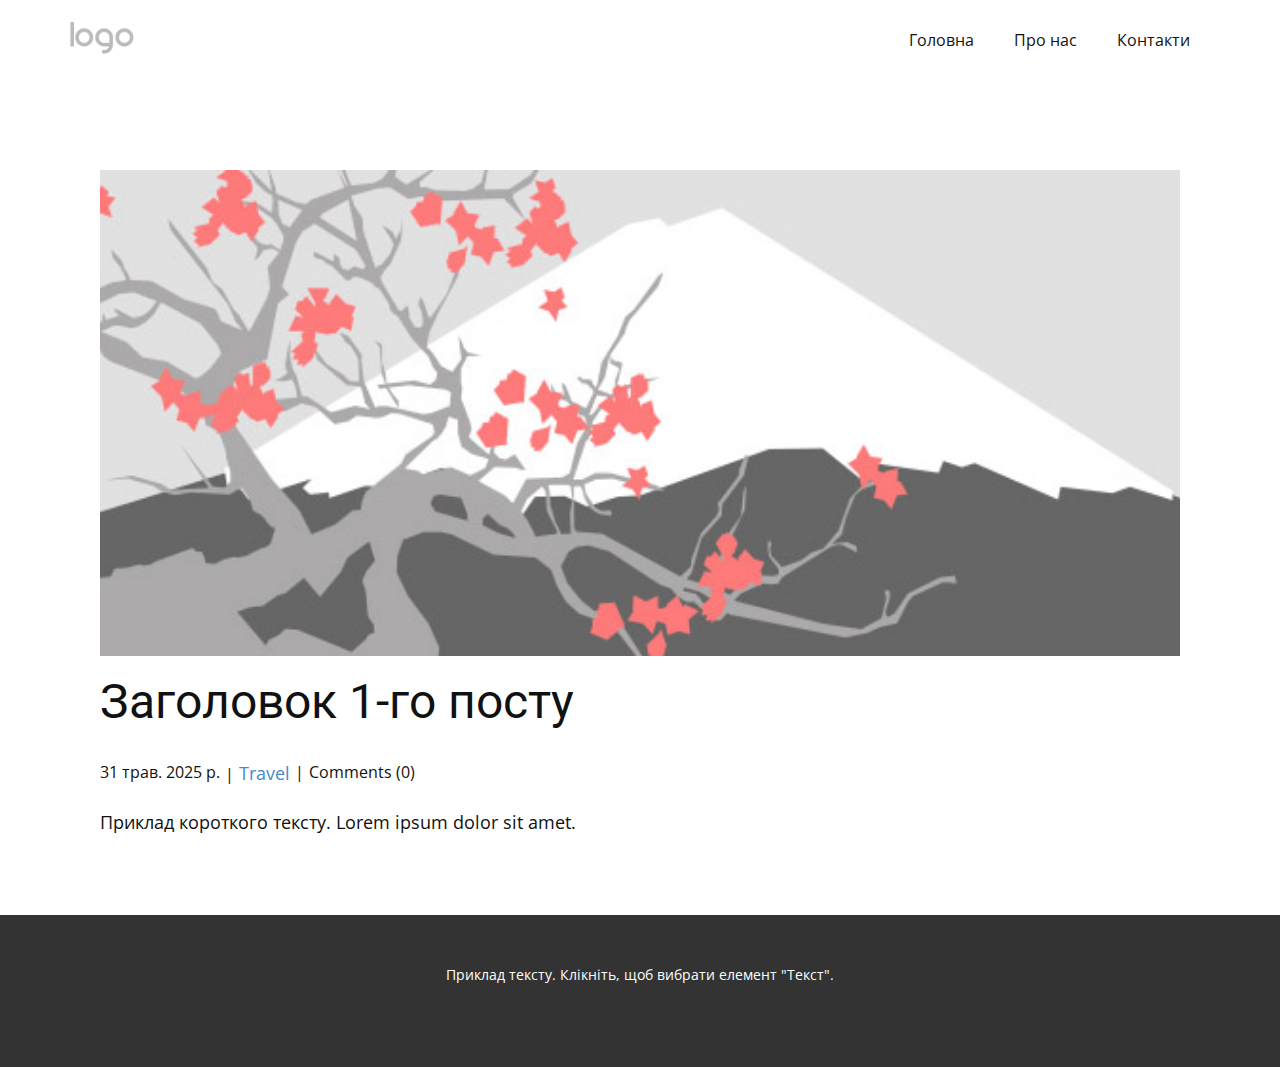
<file: blog/пост.html>
<!DOCTYPE html>
<html style="font-size: 16px;" lang="ua"><head>
    <meta name="viewport" content="width=device-width, initial-scale=1.0">
    <meta charset="utf-8">
    <meta name="keywords" content="Заголовок 1-го посту">
    <meta name="description" content="">
    <title>Заголовок 1-го посту</title>
    <link rel="stylesheet" href="../nicepage.css" media="screen">
<link rel="stylesheet" href="../Post-Template.css" media="screen">
    <script class="u-script" type="text/javascript" src="../jquery.js" defer=""></script>
    <script class="u-script" type="text/javascript" src="../nicepage.js" defer=""></script>
    <meta name="generator" content="Nicepage 7.9.4, nicepage.com">
    
    
    
    <link id="u-theme-google-font" rel="stylesheet" href="https://fonts.googleapis.com/css?family=Roboto:100,100i,300,300i,400,400i,500,500i,700,700i,900,900i|Open+Sans:300,300i,400,400i,500,500i,600,600i,700,700i,800,800i">
    <script type="application/ld+json">{
		"@context": "http://schema.org",
		"@type": "Organization",
		"name": "",
		"logo": "images/default-logo.png"
}</script>
    <meta name="theme-color" content="#478ac9">
  <meta data-intl-tel-input-cdn-path="intlTelInput/"></head>
  <body data-path-to-root="./" data-include-products="false" class="u-body u-xl-mode" data-lang="ua"><header class="u-clearfix u-header u-header" id="header"><div class="u-clearfix u-sheet u-valign-middle u-sheet-1">
        <a href="#" class="u-image u-logo u-image-1">
          <img src="../images/default-logo.png" class="u-logo-image u-logo-image-1">
        </a>
        <nav class="u-menu u-menu-one-level u-offcanvas u-menu-1" role="navigation" aria-label="Menu navigation">
          <div class="menu-collapse" style="font-size: 1rem; letter-spacing: 0px;">
            <a class="u-button-style u-custom-left-right-menu-spacing u-custom-padding-bottom u-custom-top-bottom-menu-spacing u-hamburger-link u-nav-link u-text-active-palette-1-base u-text-hover-palette-2-base" href="#" tabindex="-1" aria-label="Open menu" aria-controls="a680">
              <svg class="u-svg-link" viewBox="0 0 24 24"><use xlink:href="#menu-hamburger"></use></svg>
              <svg class="u-svg-content" version="1.1" id="menu-hamburger" viewBox="0 0 16 16" x="0px" y="0px" xmlns:xlink="http://www.w3.org/1999/xlink" xmlns="http://www.w3.org/2000/svg"><g><rect y="1" width="16" height="2"></rect><rect y="7" width="16" height="2"></rect><rect y="13" width="16" height="2"></rect>
</g></svg>
            </a>
          </div>
          <div class="u-nav-container">
            <ul class="u-nav u-unstyled u-nav-1" role="menubar"><li class="u-nav-item" role="none"><a class="u-button-style u-nav-link u-text-active-palette-1-base u-text-hover-palette-2-base" href="../" style="padding: 10px 20px;" role="menuitem">Головна</a>
</li><li class="u-nav-item" role="none"><a class="u-button-style u-nav-link u-text-active-palette-1-base u-text-hover-palette-2-base" href="../Про-нас.html" style="padding: 10px 20px;" role="menuitem">Про нас</a>
</li><li class="u-nav-item" role="none"><a class="u-button-style u-nav-link u-text-active-palette-1-base u-text-hover-palette-2-base" href="../Контакти.html" style="padding: 10px 20px;" role="menuitem">Контакти</a>
</li></ul>
          </div>
          <div class="u-nav-container-collapse" id="a680" role="region" aria-label="Menu panel">
            <div class="u-black u-container-style u-inner-container-layout u-opacity u-opacity-95 u-sidenav">
              <div class="u-inner-container-layout u-sidenav-overflow">
                <div class="u-menu-close" tabindex="-1" aria-label="Close menu"></div>
                <ul class="u-align-center u-nav u-popupmenu-items u-unstyled u-nav-2"><li class="u-nav-item"><a class="u-button-style u-nav-link" href="../">Головна</a>
</li><li class="u-nav-item"><a class="u-button-style u-nav-link" href="../Про-нас.html">Про нас</a>
</li><li class="u-nav-item"><a class="u-button-style u-nav-link" href="../Контакти.html">Контакти</a>
</li></ul>
              </div>
            </div>
            <div class="u-black u-menu-overlay u-opacity u-opacity-70"></div>
          </div>
        </nav>
      </div></header>
    <section class="u-align-center u-clearfix u-section-1" id="block-1">
      <div class="u-clearfix u-sheet u-valign-middle-md u-valign-middle-sm u-valign-middle-xs u-sheet-1"><!--post_details--><!--post_details_options_json--><!--{"source":""}--><!--/post_details_options_json--><!--blog_post-->
        <div class="u-container-style u-expanded-width u-post-details u-post-details-1">
          <div class="u-container-layout u-valign-middle u-container-layout-1"><!--blog_post_image-->
            <img alt="" class="u-blog-control u-expanded-width u-image u-image-default u-image-1" src="../images/0fd3416c.jpeg"><!--/blog_post_image--><!--blog_post_header-->
            <h2 class="u-blog-control u-text u-text-1">Заголовок 1-го посту</h2><!--/blog_post_header--><!--blog_post_metadata-->
            <div class="u-blog-control u-metadata u-metadata-1"><!--blog_post_metadata_date--><span class="u-meta-date u-meta-icon">31 трав. 2025 р.</span><!--/blog_post_metadata_date--><!--blog_post_metadata_category--><span class="u-meta-category u-meta-icon"><a href="../blog/blog.html#/blog-1///2">Travel</a></span><!--/blog_post_metadata_category--><!--blog_post_metadata_comments--><span class="u-meta-comments u-meta-icon"><!--blog_post_metadata_comments_content-->Comments (0)<!--/blog_post_metadata_comments_content--></span><!--/blog_post_metadata_comments-->
            </div><!--/blog_post_metadata--><!--blog_post_content-->
            <div class="u-align-justify u-blog-control u-post-content u-text u-text-2 fr-view">
  <p>Приклад короткого тексту. Lorem ipsum dolor sit amet.</p>
  </div><!--/blog_post_content-->
          </div>
        </div><!--/blog_post--><!--/post_details-->
      </div>
    </section>
    
    
    
    <footer class="u-align-center u-clearfix u-container-align-center u-footer u-grey-80 u-footer" id="footer"><div class="u-clearfix u-sheet u-sheet-1">
        <p class="u-small-text u-text u-text-variant u-text-1">Приклад тексту. Клікніть, щоб вибрати елемент "Текст".</p>
      </div></footer>
    <section class="u-backlink u-clearfix u-grey-80"></section>
  
</body></html>
</file>
